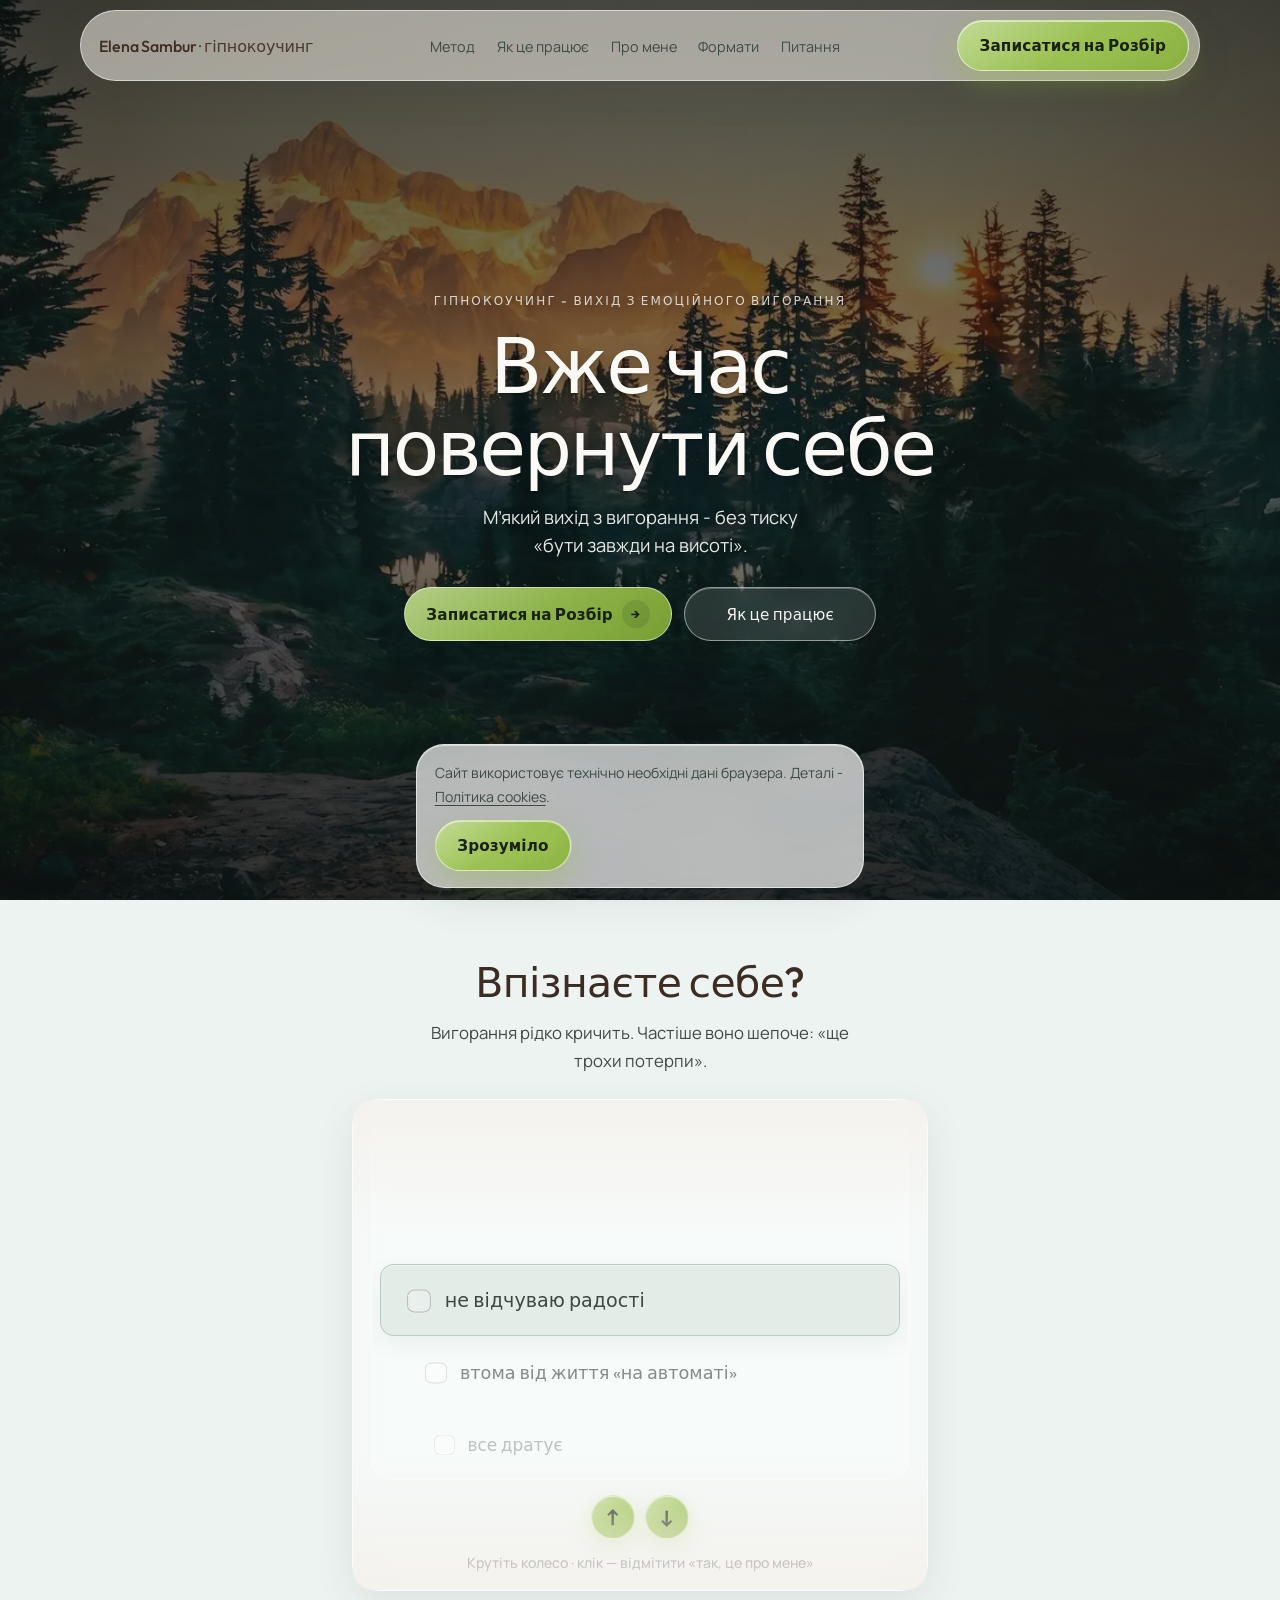
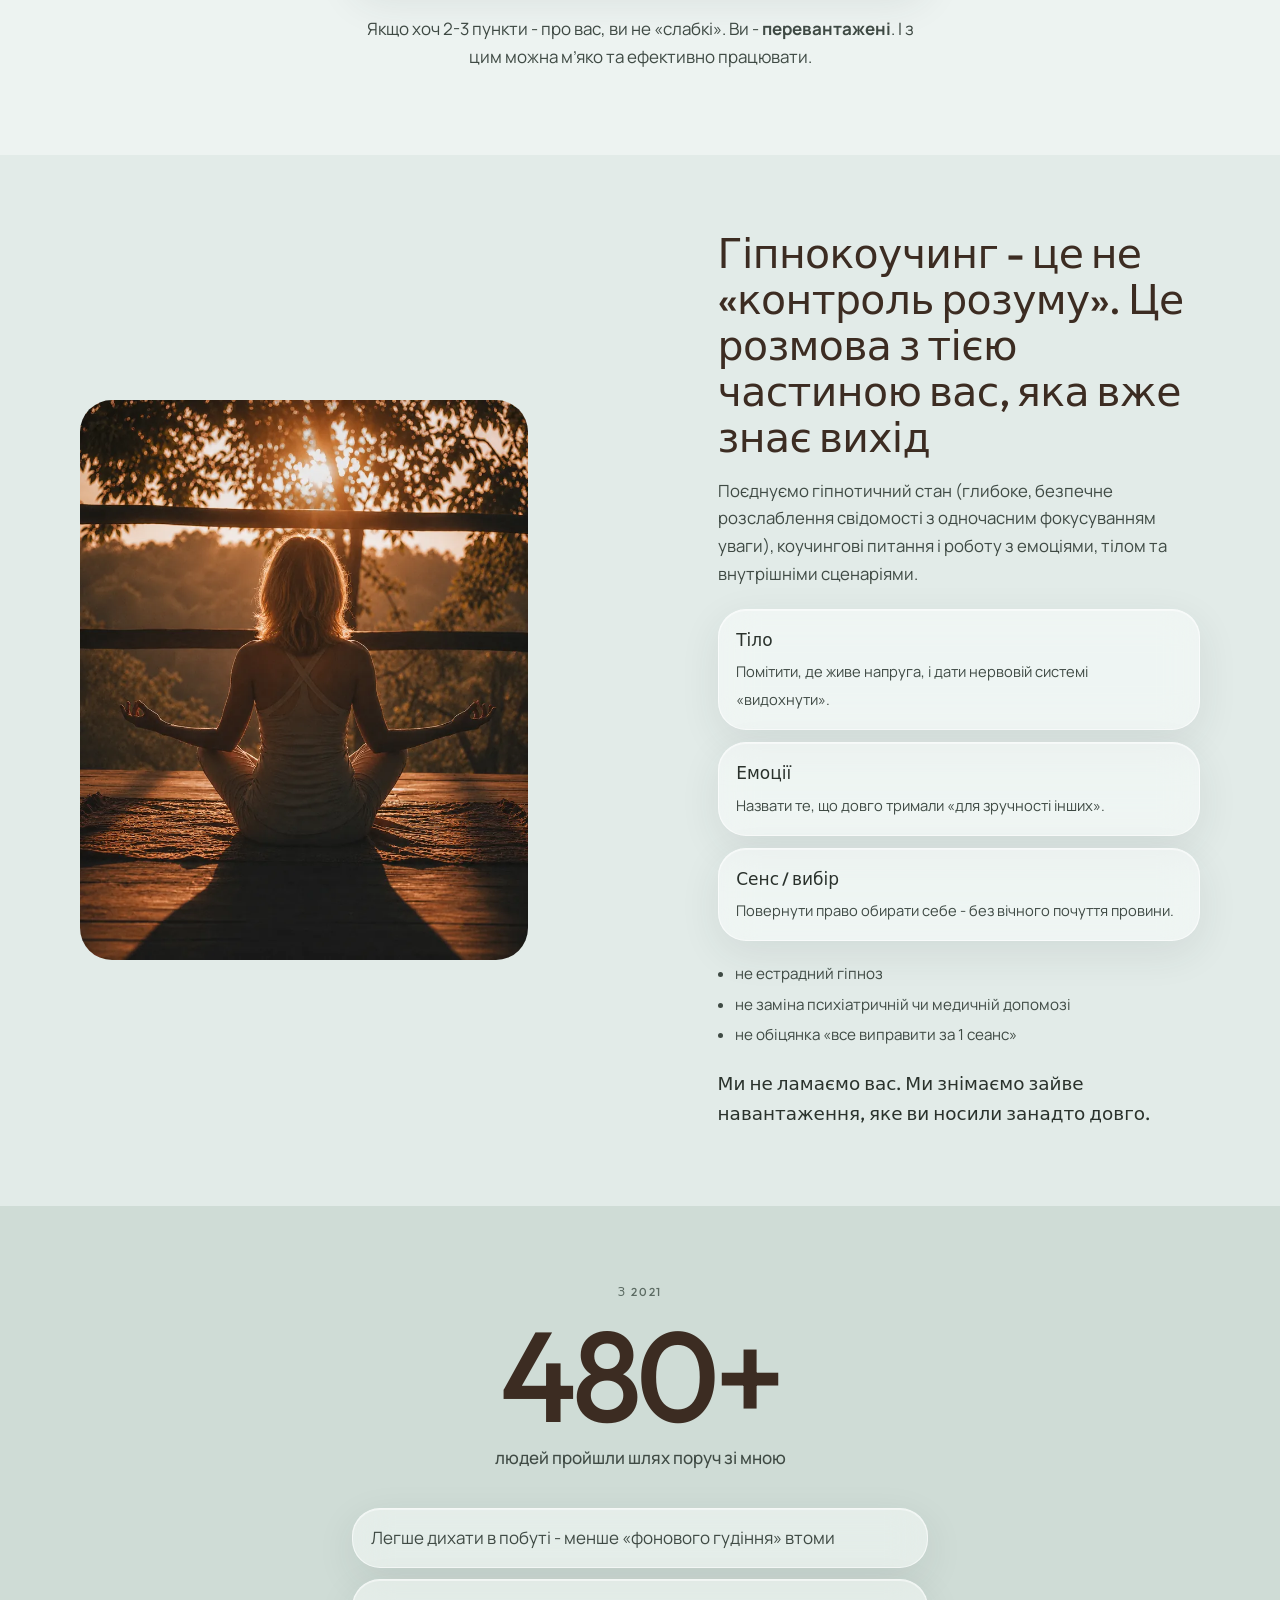
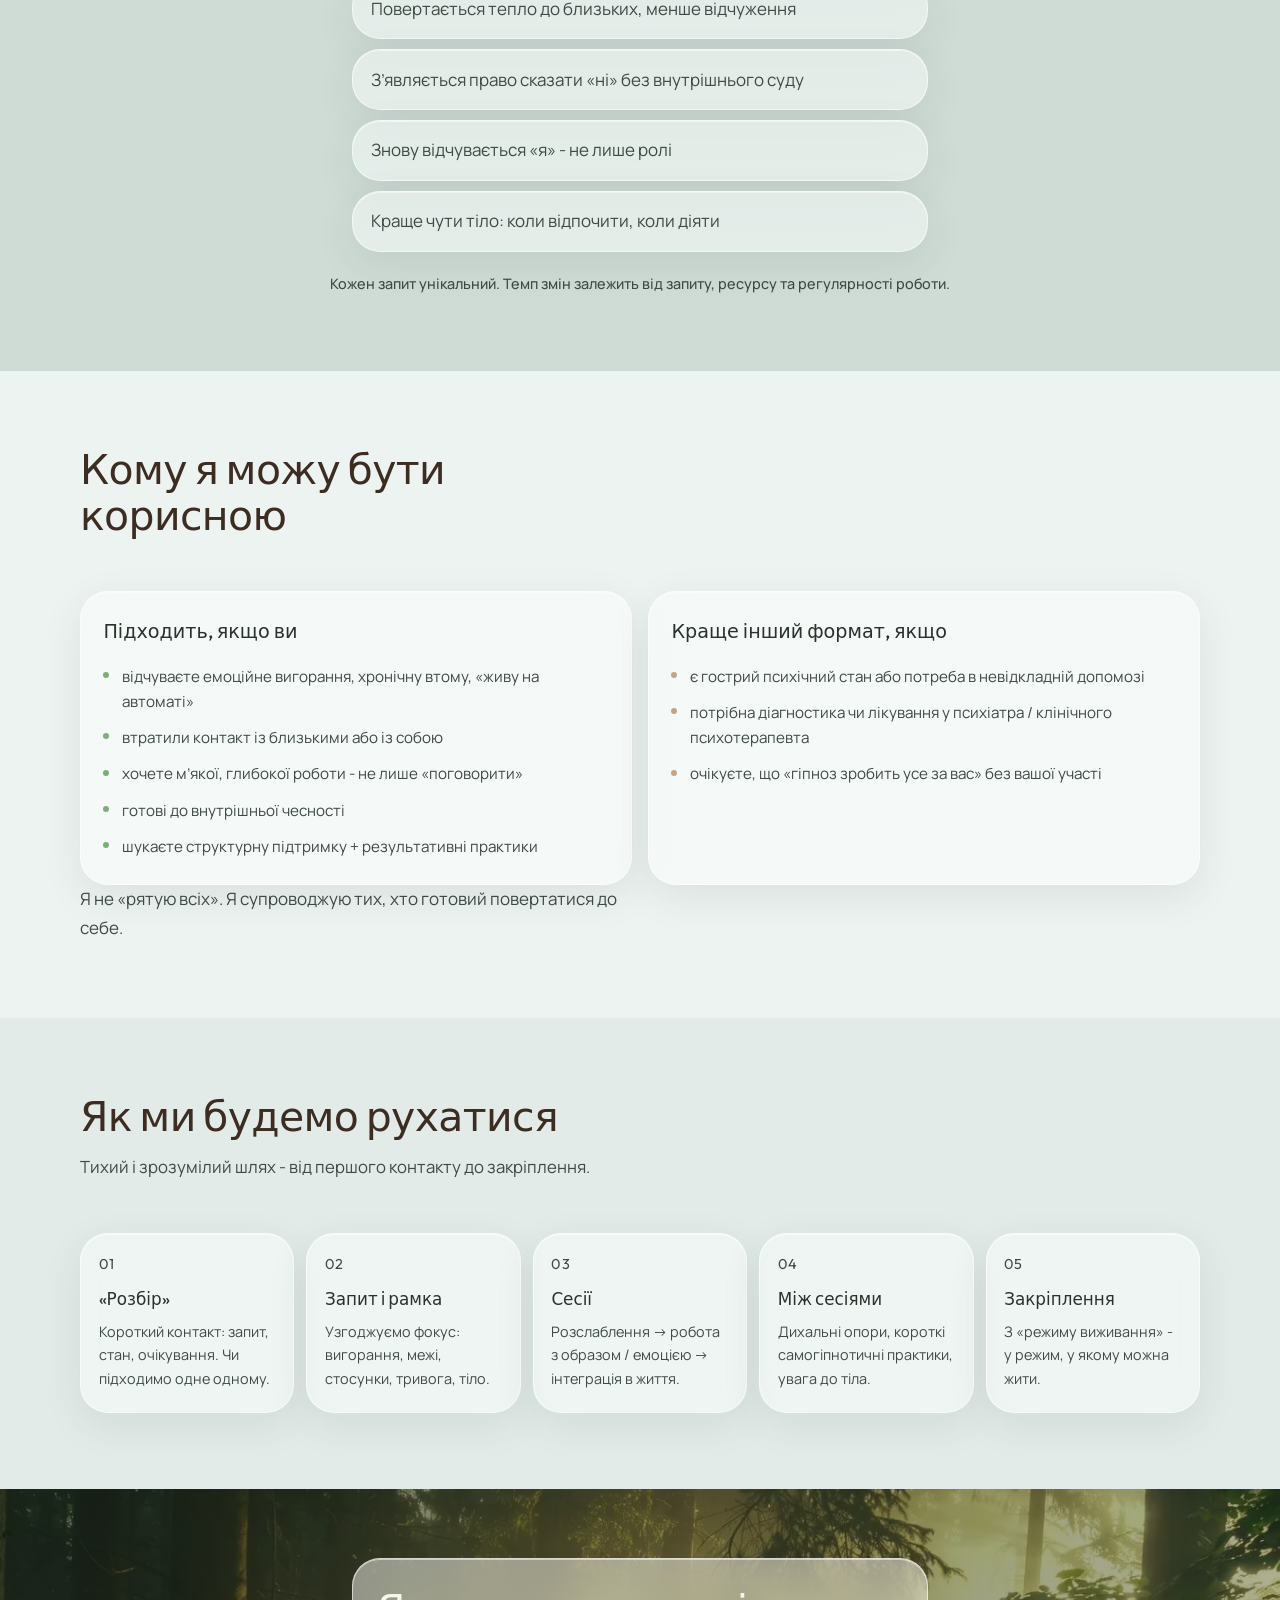
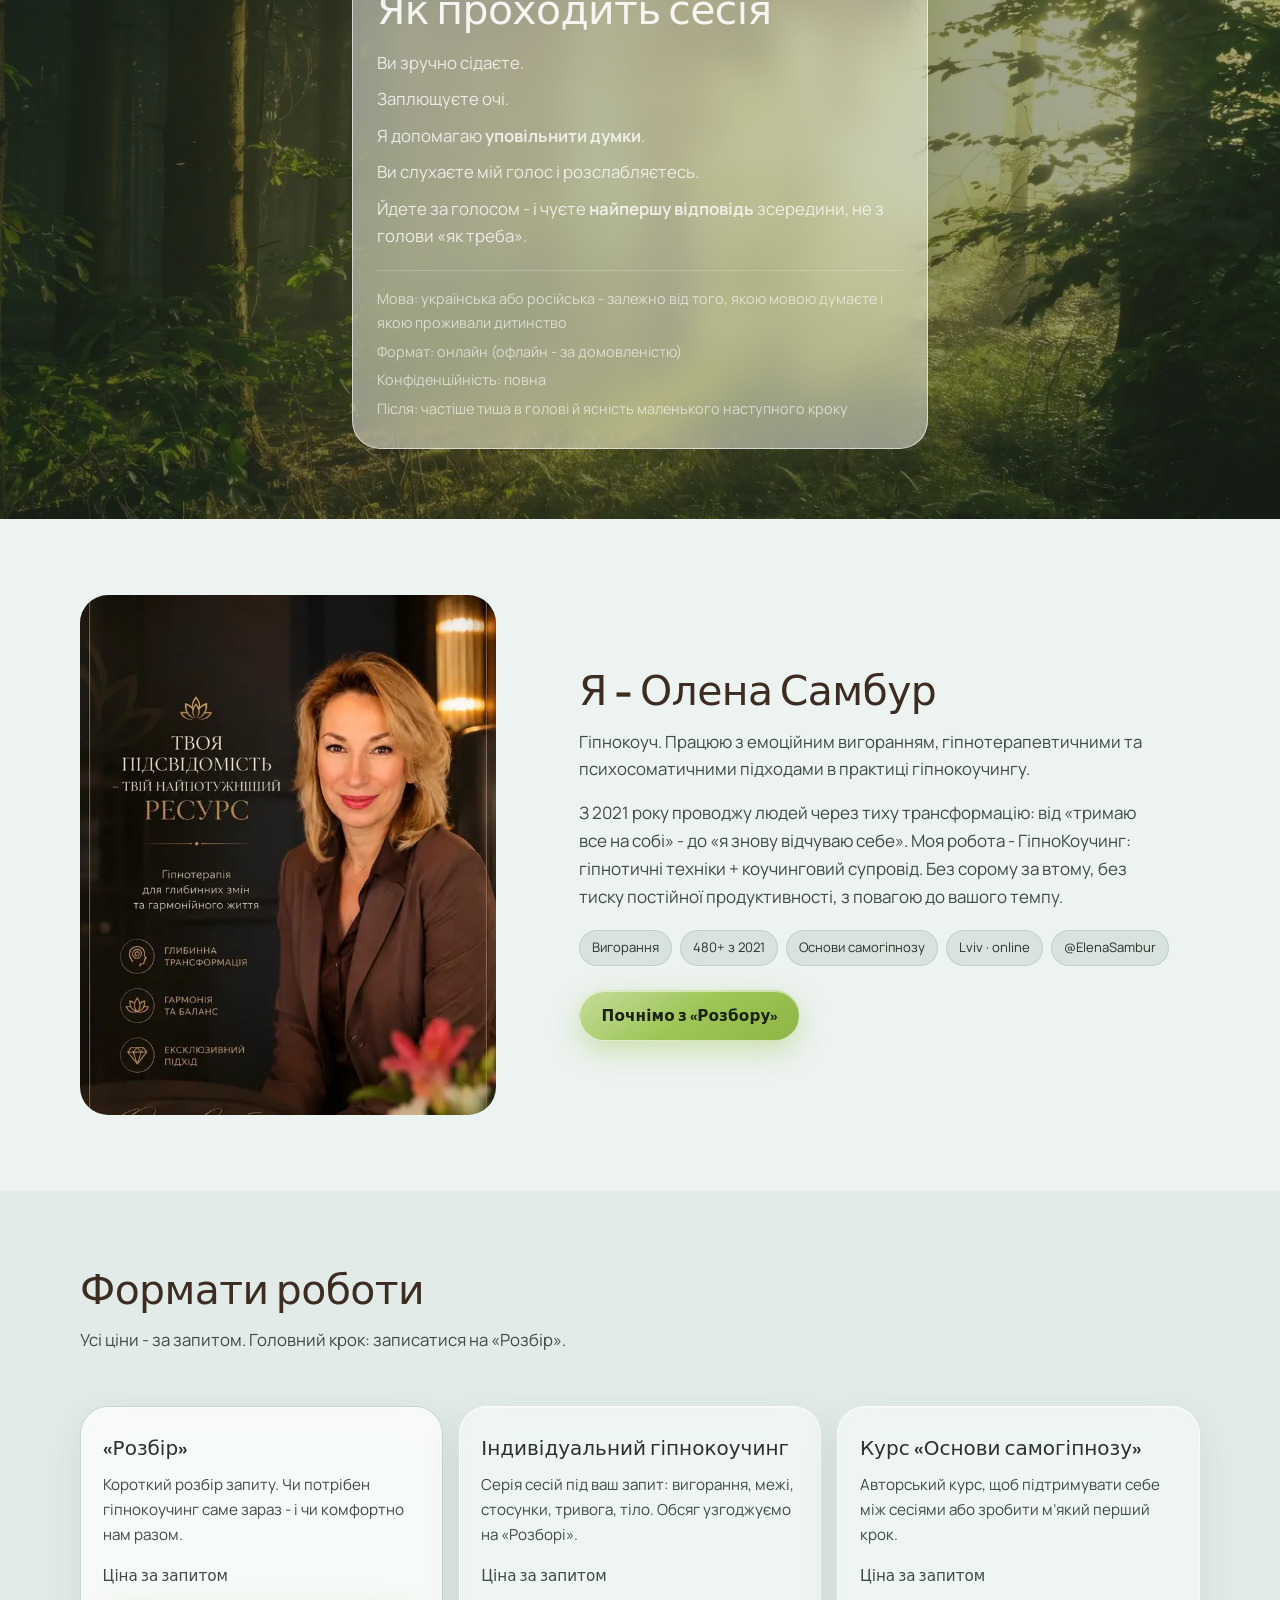
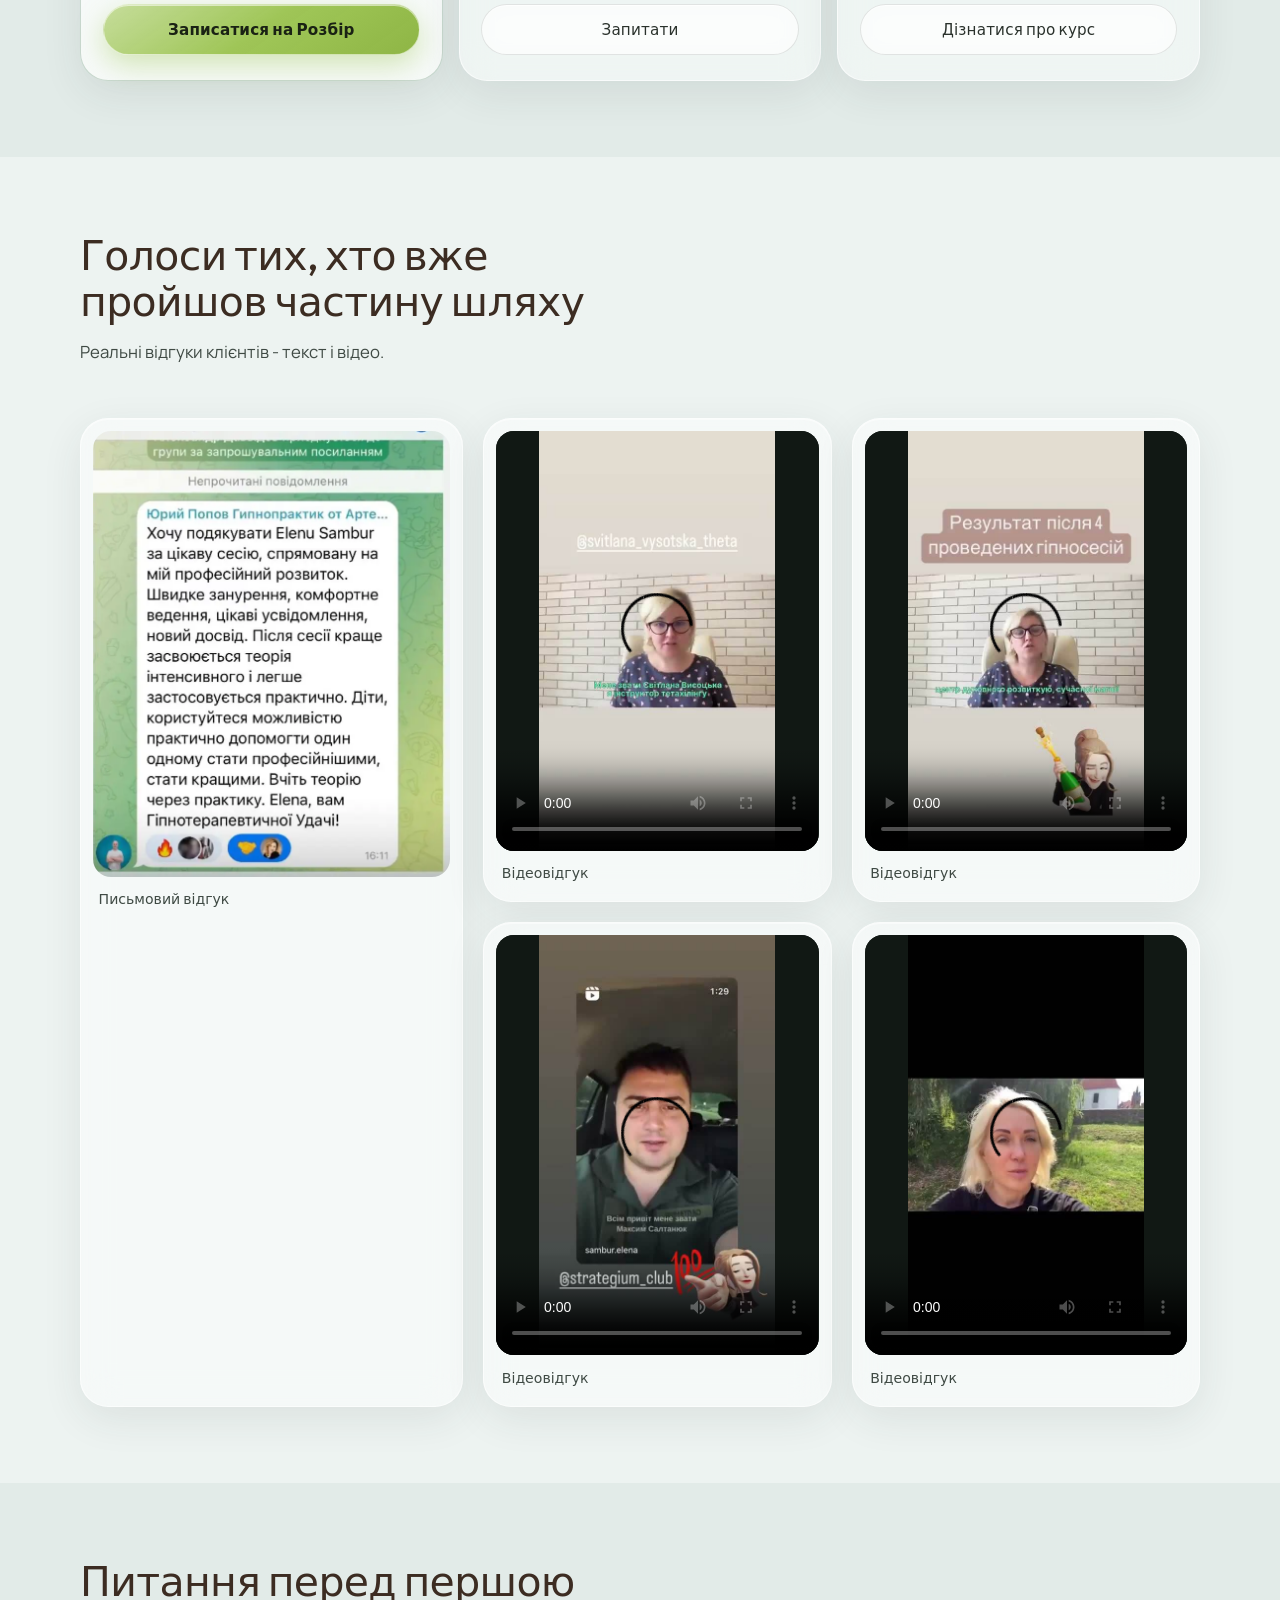
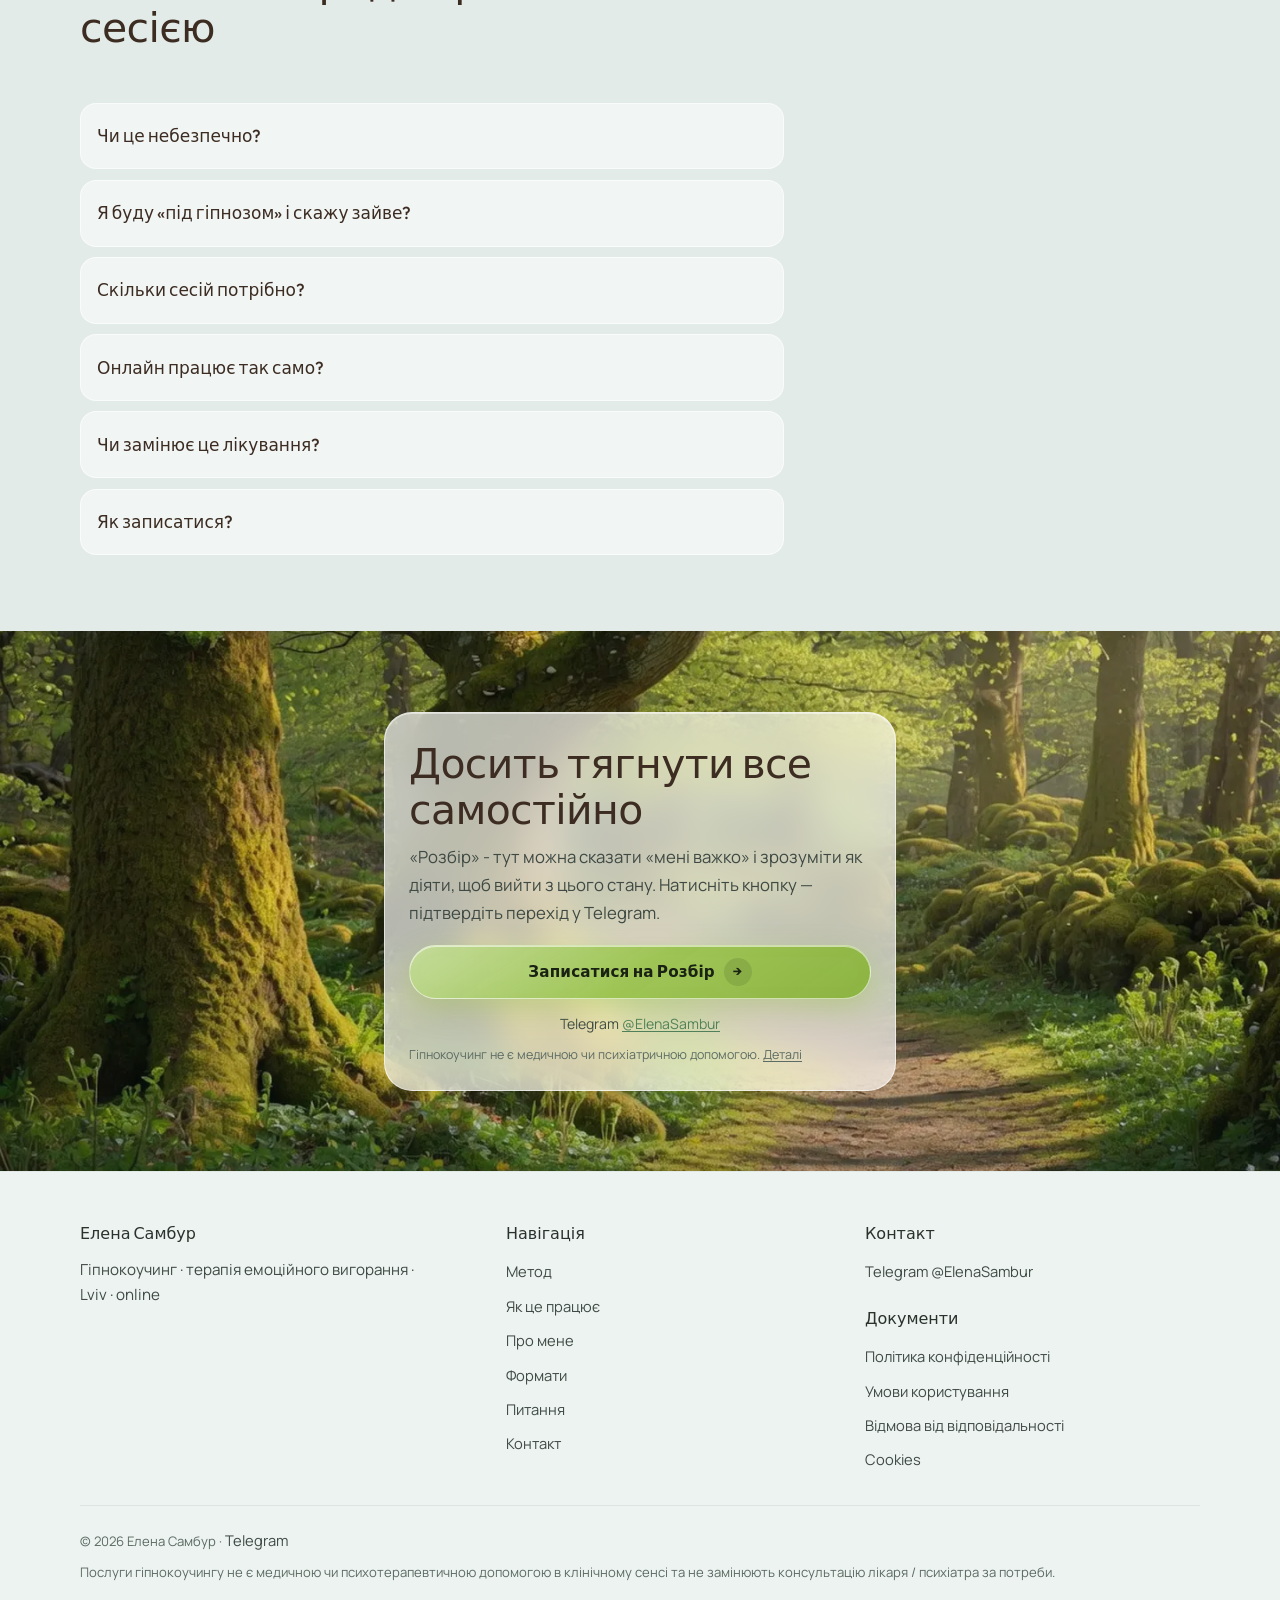
<file: index.html>
<!DOCTYPE html>
<html lang="uk">
  <head>
    <meta charset="utf-8" />
    <meta name="viewport" content="width=device-width, initial-scale=1, viewport-fit=cover" />
    <title>Елена Самбур — гіпнокоучинг і терапія емоційного вигорання</title>
    <meta
      name="description"
      content="Гіпнокоучинг і м’який вихід з емоційного вигорання. Понад 480 людей з 2021. Запис на «Розбір» онлайн."
    />
    <meta name="author" content="Елена Самбур" />
    <meta name="theme-color" content="#e2ebe8" />
    <link rel="canonical" href="https://esambur.com/" />

    <!-- Open Graph (прев’ю в Telegram / Facebook / Instagram) -->
    <meta property="og:type" content="website" />
    <meta property="og:locale" content="uk_UA" />
    <meta property="og:site_name" content="Елена Самбур · гіпнокоучинг" />
    <meta property="og:title" content="Вже час повернути себе · гіпнокоучинг Елени Самбур" />
    <meta
      property="og:description"
      content="М’який вихід з емоційного вигорання без тиску «бути завжди на висоті». Запис на «Розбір»."
    />
    <meta property="og:url" content="https://esambur.com/" />
    <!-- Краще замінити на окремий cover 1200×630 (assets/images/og-cover.jpg) -->
    <meta property="og:image" content="https://esambur.com/assets/images/hero1.jpg" />
    <meta property="og:image:width" content="1200" />
    <meta property="og:image:height" content="630" />
    <meta property="og:image:alt" content="Елена Самбур — гіпнокоучинг, вихід з емоційного вигорання" />

    <!-- Twitter / X card -->
    <meta name="twitter:card" content="summary_large_image" />
    <meta name="twitter:title" content="Вже час повернути себе · гіпнокоучинг Елени Самбур" />
    <meta
      name="twitter:description"
      content="М’який вихід з емоційного вигорання. Запис на «Розбір»."
    />
    <meta name="twitter:image" content="https://esambur.com/assets/images/hero1.jpg" />

    <link rel="icon" href="./assets/icons/favicon.ico" sizes="any" />
    <link rel="icon" type="image/png" href="./assets/icons/favicon-32.png" sizes="32x32" />
    <link rel="icon" type="image/png" href="./assets/icons/favicon-48.png" sizes="48x48" />
    <link rel="apple-touch-icon" href="./assets/icons/apple-touch-icon.png" sizes="180x180" />

    <link rel="preconnect" href="https://fonts.googleapis.com" />
    <link rel="preconnect" href="https://fonts.gstatic.com" crossorigin />
    <link
      href="https://fonts.googleapis.com/css2?family=Manrope:wght@400;500;600&family=Outfit:wght@400;500;600&display=swap"
      rel="stylesheet"
    />
    <link rel="stylesheet" href="./css/styles.css" />
    <link
      rel="preload"
      as="image"
      href="assets/images/hero1.webp"
      type="image/webp"
      fetchpriority="high"
    />

    <!-- GA4: вставити тег Google Analytics 4 тут (gtag.js) після отримання Measurement ID -->
    <!-- Meta Pixel: вставити тут після створення пікселя в Meta Events Manager -->
  </head>
  <body class="has-js">
    <a class="faint" href="#main" style="position: absolute; left: -999px">До змісту</a>

    <div class="nav-shell">
      <nav class="nav-island" aria-label="Головна навігація">
        <a class="logo" href="index.html">Elena Sambur <span>· гіпнокоучинг</span></a>
        <ul class="nav-links">
          <li><a href="#method">Метод</a></li>
          <li><a href="#path">Як це працює</a></li>
          <li><a href="#about">Про мене</a></li>
          <li><a href="#offers">Формати</a></li>
          <li><a href="#faq">Питання</a></li>
        </ul>
        <a
          class="btn btn--primary nav-cta"
          href="https://t.me/ElenaSambur?text=%D0%92%D1%96%D1%82%D0%B0%D1%8E%2C%20%D1%85%D0%BE%D1%87%D1%83%20%D0%B7%D0%B0%D0%BF%D0%B8%D1%81%D0%B0%D1%82%D0%B8%D1%81%D1%8C%20%D0%BD%D0%B0%20%D1%80%D0%BE%D0%B7%D0%B1%D1%96%D1%80"
          target="_blank"
          rel="noopener noreferrer"
          >Записатися на Розбір</a
        >
        <button class="nav-toggle" type="button" aria-label="Меню" aria-expanded="false">
          <span></span><span></span><span></span>
        </button>
      </nav>
    </div>

    <div class="nav-drawer">
      <ul>
        <li><a href="#method">Метод</a></li>
        <li><a href="#path">Як це працює</a></li>
        <li><a href="#about">Про мене</a></li>
        <li><a href="#offers">Формати</a></li>
        <li><a href="#faq">Питання</a></li>
        <li>
          <a
            href="https://t.me/ElenaSambur?text=%D0%92%D1%96%D1%82%D0%B0%D1%8E%2C%20%D1%85%D0%BE%D1%87%D1%83%20%D0%B7%D0%B0%D0%BF%D0%B8%D1%81%D0%B0%D1%82%D0%B8%D1%81%D1%8C%20%D0%BD%D0%B0%20%D1%80%D0%BE%D0%B7%D0%B1%D1%96%D1%80"
            target="_blank"
            rel="noopener noreferrer"
            >Записатися на Розбір</a
          >
        </li>
      </ul>
    </div>

    <main id="main">
      <!-- HERO: photo + type + CTA only -->
      <header class="hero">
        <!-- layers: photo → color scrim → content -->
        <div class="hero__media" aria-hidden="true">
          <picture>
            <source srcset="assets/images/hero1.webp" type="image/webp" />
            <img
              src="assets/images/hero1.jpg"
              alt=""
              width="1440"
              height="803"
              fetchpriority="high"
              decoding="async"
            />
          </picture>
        </div>
        <div class="hero__scrim" aria-hidden="true"></div>
        <div class="hero__content">
          <p class="eyebrow">Гіпнокоучинг - вихід з емоційного вигорання</p>
          <h1 class="display">Вже час повернути себе</h1>
          <p class="lede">
            М’який вихід з вигорання - без тиску<br />
            «бути завжди на висоті».
          </p>
          <div class="hero__actions">
            <a
              class="btn btn--on-dark"
              href="https://t.me/ElenaSambur?text=%D0%92%D1%96%D1%82%D0%B0%D1%8E%2C%20%D1%85%D0%BE%D1%87%D1%83%20%D0%B7%D0%B0%D0%BF%D0%B8%D1%81%D0%B0%D1%82%D0%B8%D1%81%D1%8C%20%D0%BD%D0%B0%20%D1%80%D0%BE%D0%B7%D0%B1%D1%96%D1%80"
              target="_blank"
              rel="noopener noreferrer"
            >
              Записатися на Розбір
              <span class="btn__icon" aria-hidden="true">→</span>
            </a>
            <a class="btn btn--ghost-light" href="#path">Як це працює</a>
          </div>
        </div>
      </header>

      <!-- PAIN — drum reel -->
      <section class="section section--pain" id="pain" aria-labelledby="pain-title">
        <div class="pain-stage wrap">
          <div class="section-head pain-stage__head reveal">
            <h2 class="display" id="pain-title">Впізнаєте себе?</h2>
            <p class="lede">Вигорання рідко кричить. Частіше воно шепоче: «ще трохи потерпи».</p>
          </div>

          <div
            class="pain-reel glass reveal"
            data-pain-check
            data-pain-reel
            tabindex="0"
            role="listbox"
            aria-label="Список станів. Крутіть колесо миші, клік — відмітити."
          >
            <div class="pain-reel__fade pain-reel__fade--top" aria-hidden="true"></div>
            <div class="pain-reel__fade pain-reel__fade--bottom" aria-hidden="true"></div>
            <div class="pain-reel__window">
              <div class="pain-reel__focus" aria-hidden="true"></div>
              <ul class="pain-reel__track" data-pain-track>
                <li class="pain-reel__item" data-pain-item>
                  <label class="pain-reel__label">
                    <input type="checkbox" name="pain" value="no-joy" />
                    <span class="pain-reel__box" aria-hidden="true"></span>
                    <span class="pain-reel__text">не відчуваю радості</span>
                  </label>
                </li>
                <li class="pain-reel__item" data-pain-item>
                  <label class="pain-reel__label">
                    <input type="checkbox" name="pain" value="autopilot" />
                    <span class="pain-reel__box" aria-hidden="true"></span>
                    <span class="pain-reel__text">втома від життя «на автоматі»</span>
                  </label>
                </li>
                <li class="pain-reel__item" data-pain-item>
                  <label class="pain-reel__label">
                    <input type="checkbox" name="pain" value="irritation" />
                    <span class="pain-reel__box" aria-hidden="true"></span>
                    <span class="pain-reel__text">все дратує</span>
                  </label>
                </li>
                <li class="pain-reel__item" data-pain-item>
                  <label class="pain-reel__label">
                    <input type="checkbox" name="pain" value="no-energy" />
                    <span class="pain-reel__box" aria-hidden="true"></span>
                    <span class="pain-reel__text">немає енергії</span>
                  </label>
                </li>
                <li class="pain-reel__item" data-pain-item>
                  <label class="pain-reel__label">
                    <input type="checkbox" name="pain" value="relations" />
                    <span class="pain-reel__box" aria-hidden="true"></span>
                    <span class="pain-reel__text">проблеми у відносинах</span>
                  </label>
                </li>
                <li class="pain-reel__item" data-pain-item>
                  <label class="pain-reel__label">
                    <input type="checkbox" name="pain" value="cant-relax" />
                    <span class="pain-reel__box" aria-hidden="true"></span>
                    <span class="pain-reel__text">не можу розслабитись</span>
                  </label>
                </li>
                <li class="pain-reel__item" data-pain-item>
                  <label class="pain-reel__label">
                    <input type="checkbox" name="pain" value="no-interest" />
                    <span class="pain-reel__box" aria-hidden="true"></span>
                    <span class="pain-reel__text">зникло бажання жити цікаво</span>
                  </label>
                </li>
                <li class="pain-reel__item" data-pain-item>
                  <label class="pain-reel__label">
                    <input type="checkbox" name="pain" value="lost-self" />
                    <span class="pain-reel__box" aria-hidden="true"></span>
                    <span class="pain-reel__text">відчуття втрати себе</span>
                  </label>
                </li>
                <li class="pain-reel__item" data-pain-item>
                  <label class="pain-reel__label">
                    <input type="checkbox" name="pain" value="body-tired" />
                    <span class="pain-reel__box" aria-hidden="true"></span>
                    <span class="pain-reel__text">тіло втомилося раніше за календар</span>
                  </label>
                </li>
                <li class="pain-reel__item" data-pain-item>
                  <label class="pain-reel__label">
                    <input type="checkbox" name="pain" value="alienation" />
                    <span class="pain-reel__box" aria-hidden="true"></span>
                    <span class="pain-reel__text">відчуження від близьких</span>
                  </label>
                </li>
                <li class="pain-reel__item" data-pain-item>
                  <label class="pain-reel__label">
                    <input type="checkbox" name="pain" value="hold-all" />
                    <span class="pain-reel__box" aria-hidden="true"></span>
                    <span class="pain-reel__text">все тримаю на собі</span>
                  </label>
                </li>
                <li class="pain-reel__item" data-pain-item>
                  <label class="pain-reel__label">
                    <input type="checkbox" name="pain" value="emotions" />
                    <span class="pain-reel__box" aria-hidden="true"></span>
                    <span class="pain-reel__text">емоції вибухають або зникають</span>
                  </label>
                </li>
                <li class="pain-reel__item" data-pain-item>
                  <label class="pain-reel__label">
                    <input type="checkbox" name="pain" value="just-rest" />
                    <span class="pain-reel__box" aria-hidden="true"></span>
                    <span class="pain-reel__text">вже пробували «просто відпочити»</span>
                  </label>
                </li>
                <li class="pain-reel__item" data-pain-item>
                  <label class="pain-reel__label">
                    <input type="checkbox" name="pain" value="guilt" />
                    <span class="pain-reel__box" aria-hidden="true"></span>
                    <span class="pain-reel__text">сором за втому, бо «іншим гірше»</span>
                  </label>
                </li>
              </ul>
            </div>
            <div class="pain-reel__controls" aria-hidden="true">
              <button type="button" class="pain-reel__nav" data-pain-prev>↑</button>
              <button type="button" class="pain-reel__nav" data-pain-next>↓</button>
            </div>
            <p class="pain-reel__hint">Крутіть колесо · клік — відмітити «так, це про мене»</p>
          </div>

          <div class="pain-feedback reveal" data-pain-feedback>
            <p class="bridge pain-feedback__soft" data-pain-soft>
              Якщо хоч 2-3 пункти - про вас, ви не «слабкі». Ви - <strong>перевантажені</strong>. І з
              цим можна м’яко та ефективно працювати.
            </p>
            <div class="pain-feedback__cta" data-pain-cta hidden>
              <p class="pain-feedback__msg">
                Ви відмітили кілька важливих сигналів. Це вже привід не тягнути все самостійно.
              </p>
              <a
                class="btn btn--primary"
                href="https://t.me/ElenaSambur?text=%D0%92%D1%96%D1%82%D0%B0%D1%8E%2C%20%D1%85%D0%BE%D1%87%D1%83%20%D0%B7%D0%B0%D0%BF%D0%B8%D1%81%D0%B0%D1%82%D0%B8%D1%81%D1%8C%20%D0%BD%D0%B0%20%D1%80%D0%BE%D0%B7%D0%B1%D1%96%D1%80"
                target="_blank"
                rel="noopener noreferrer"
                >Записатися на Розбір</a
              >
            </div>
          </div>
        </div>
      </section>

      <!-- METHOD -->
      <section class="section" id="method" aria-labelledby="method-title">
        <div class="wrap split">
          <div class="split__media reveal">
            <picture>
              <source srcset="assets/images/method-morning.webp" type="image/webp" />
              <img
                src="assets/images/method-morning.jpg"
                alt="Йогиня в медитації на світанку — спокій і присутність у тілі"
                width="800"
                height="1000"
                loading="lazy"
                decoding="async"
              />
            </picture>
          </div>
          <div class="reveal">
            <h2 class="display" id="method-title">
              Гіпнокоучинг - це не «контроль розуму». Це розмова з тією частиною вас, яка вже знає
              вихід
            </h2>
            <p class="lede" style="margin-top: 1rem">
              Поєднуємо гіпнотичний стан (глибоке, безпечне розслаблення свідомості з одночасним
              фокусуванням уваги), коучингові питання і роботу з емоціями, тілом та внутрішніми
              сценаріями.
            </p>
            <div class="pillars">
              <div class="pillar glass">
                <strong>Тіло</strong>
                <span>Помітити, де живе напруга, і дати нервовій системі «видохнути».</span>
              </div>
              <div class="pillar glass">
                <strong>Емоції</strong>
                <span>Назвати те, що довго тримали «для зручності інших».</span>
              </div>
              <div class="pillar glass">
                <strong>Сенс / вибір</strong>
                <span>Повернути право обирати себе - без вічного почуття провини.</span>
              </div>
            </div>
            <ul class="not-list">
              <li>не естрадний гіпноз</li>
              <li>не заміна психіатричній чи медичній допомозі</li>
              <li>не обіцянка «все виправити за 1 сеанс»</li>
            </ul>
            <p class="anchor-phrase">
              Ми не ламаємо вас. Ми знімаємо зайве навантаження, яке ви носили занадто довго.
            </p>
          </div>
        </div>
      </section>

      <!-- RESULTS -->
      <section class="section section--deep results" id="results" aria-labelledby="results-title">
        <div class="wrap">
          <p class="eyebrow reveal" style="text-align: center">З 2021</p>
          <p class="stat reveal" id="results-title">480+</p>
          <p class="stat-label reveal">людей пройшли шлях поруч зі мною</p>
          <ul class="results-list">
            <li class="glass reveal">Легше дихати в побуті - менше «фонового гудіння» втоми</li>
            <li class="glass reveal">Повертається тепло до близьких, менше відчуження</li>
            <li class="glass reveal">З’являється право сказати «ні» без внутрішнього суду</li>
            <li class="glass reveal">Знову відчувається «я» - не лише ролі</li>
            <li class="glass reveal">Краще чути тіло: коли відпочити, коли діяти</li>
          </ul>
          <p class="faint reveal" style="margin-top: 1.25rem; text-align: center">
            Кожен запит унікальний. Темп змін залежить від запиту, ресурсу та регулярності роботи.
          </p>
        </div>
      </section>

      <!-- FOR WHOM -->
      <section class="section section--elevated" id="for-whom" aria-labelledby="for-title">
        <div class="wrap">
          <div class="section-head reveal">
            <h2 class="display" id="for-title">Кому я можу бути корисною</h2>
          </div>
          <div class="two-col">
            <div class="list-card glass reveal">
              <h3>Підходить, якщо ви</h3>
              <ul>
                <li>відчуваєте емоційне вигорання, хронічну втому, «живу на автоматі»</li>
                <li>втратили контакт із близькими або із собою</li>
                <li>хочете м’якої, глибокої роботи - не лише «поговорити»</li>
                <li>готові до внутрішньої чесності</li>
                <li>шукаєте структурну підтримку + результативні практики</li>
              </ul>
            </div>
            <div class="list-card list-card--soft glass reveal">
              <h3>Краще інший формат, якщо</h3>
              <ul>
                <li>є гострий психічний стан або потреба в невідкладній допомозі</li>
                <li>потрібна діагностика чи лікування у психіатра / клінічного психотерапевта</li>
                <li>очікуєте, що «гіпноз зробить усе за вас» без вашої участі</li>
              </ul>
            </div>
          </div>
          <p class="bridge reveal">
            Я не «рятую всіх». Я супроводжую тих, хто готовий повертатися до себе.
          </p>
        </div>
      </section>

      <!-- PATH -->
      <section class="section" id="path" aria-labelledby="path-title">
        <div class="wrap">
          <div class="section-head reveal">
            <h2 class="display" id="path-title">Як ми будемо рухатися</h2>
            <p class="lede">Тихий і зрозумілий шлях - від першого контакту до закріплення.</p>
          </div>
          <div class="steps">
            <article class="step glass reveal">
              <p class="step__n">01</p>
              <h3>«Розбір»</h3>
              <p>Короткий контакт: запит, стан, очікування. Чи підходимо одне одному.</p>
            </article>
            <article class="step glass reveal">
              <p class="step__n">02</p>
              <h3>Запит і рамка</h3>
              <p>Узгоджуємо фокус: вигорання, межі, стосунки, тривога, тіло.</p>
            </article>
            <article class="step glass reveal">
              <p class="step__n">03</p>
              <h3>Сесії</h3>
              <p>Розслаблення → робота з образом / емоцією → інтеграція в життя.</p>
            </article>
            <article class="step glass reveal">
              <p class="step__n">04</p>
              <h3>Між сесіями</h3>
              <p>Дихальні опори, короткі самогіпнотичні практики, увага до тіла.</p>
            </article>
            <article class="step glass reveal">
              <p class="step__n">05</p>
              <h3>Закріплення</h3>
              <p>З «режиму виживання» - у режим, у якому можна жити.</p>
            </article>
          </div>
        </div>
      </section>

      <!-- SESSION -->
      <section class="session" id="session" aria-labelledby="session-title">
        <!-- layers: photo 2 → color scrim → glass panel -->
        <div class="session__media" aria-hidden="true">
          <picture>
            <source srcset="assets/images/session-forest.webp" type="image/webp" />
            <img
              src="assets/images/session-forest.jpg"
              alt=""
              width="1350"
              height="900"
              loading="lazy"
              decoding="async"
            />
            <!-- alt порожній навмисно: декоративний фон (aria-hidden на батьку) -->
          </picture>
        </div>
        <div class="session__scrim" aria-hidden="true"></div>
        <div class="session__panel glass reveal">
          <h2 class="display" id="session-title">Як проходить сесія</h2>
          <div class="session__story">
            <p>Ви зручно сідаєте.</p>
            <p>Заплющуєте очі.</p>
            <p>Я допомагаю <strong>уповільнити думки</strong>.</p>
            <p>Ви слухаєте мій голос і розслабляєтесь.</p>
            <p>
              Йдете за голосом - і чуєте <strong>найпершу відповідь</strong> зсередини, не з голови
              «як треба».
            </p>
          </div>
          <div class="session__meta">
            <span
              >Мова: українська або російська - залежно від того, якою мовою думаєте і якою
              проживали дитинство</span
            >
            <span>Формат: онлайн (офлайн - за домовленістю)</span>
            <span>Конфіденційність: повна</span>
            <span>Після: частіше тиша в голові й ясність маленького наступного кроку</span>
          </div>
        </div>
      </section>

      <!-- ABOUT -->
      <section class="section section--elevated" id="about" aria-labelledby="about-title">
        <div class="wrap about-grid">
          <div class="about-photo reveal">
            <picture>
              <source srcset="assets/images/elena-sambur-portrait.webp" type="image/webp" />
              <img
                src="assets/images/elena-sambur-portrait.jpg"
                alt="Олена Самбур, гіпнокоуч"
                width="640"
                height="800"
                loading="lazy"
                decoding="async"
              />
            </picture>
          </div>
          <div class="reveal">
            <h2 class="display" id="about-title">Я - Олена Самбур</h2>
            <p class="lede" style="margin-top: 0.85rem">
              Гіпнокоуч. Працюю з емоційним вигоранням, гіпнотерапевтичними та психосоматичними
              підходами в практиці гіпнокоучингу.
            </p>
            <p class="muted" style="margin-top: 1rem; max-width: 36rem">
              З 2021 року проводжу людей через тиху трансформацію: від «тримаю все на собі» - до «я
              знову відчуваю себе». Моя робота - ГіпноКоучинг: гіпнотичні техніки + коучинговий
              супровід. Без сорому за втому, без тиску постійної продуктивності, з повагою до
              вашого темпу.
            </p>
            <div class="about-facts">
              <span class="chip">Вигорання</span>
              <span class="chip">480+ з 2021</span>
              <span class="chip">Основи самогіпнозу</span>
              <span class="chip">Lviv · online</span>
              <a class="chip" href="https://t.me/ElenaSambur" target="_blank" rel="noopener noreferrer"
                >@ElenaSambur</a
              >
            </div>
            <a
              class="btn btn--primary"
              href="https://t.me/ElenaSambur?text=%D0%92%D1%96%D1%82%D0%B0%D1%8E%2C%20%D1%85%D0%BE%D1%87%D1%83%20%D0%B7%D0%B0%D0%BF%D0%B8%D1%81%D0%B0%D1%82%D0%B8%D1%81%D1%8C%20%D0%BD%D0%B0%20%D1%80%D0%BE%D0%B7%D0%B1%D1%96%D1%80"
              target="_blank"
              rel="noopener noreferrer"
              >Почнімо з «Розбору»</a
            >
          </div>
        </div>
      </section>

      <!-- OFFERS -->
      <section class="section" id="offers" aria-labelledby="offers-title">
        <div class="wrap">
          <div class="section-head reveal">
            <h2 class="display" id="offers-title">Формати роботи</h2>
            <p class="lede">Усі ціни - за запитом. Головний крок: записатися на «Розбір».</p>
          </div>
          <div class="offers">
            <article class="offer offer--featured glass reveal">
              <h3>«Розбір»</h3>
              <p>
                Короткий розбір запиту. Чи потрібен гіпнокоучинг саме зараз - і чи комфортно нам
                разом.
              </p>
              <p class="offer__price">Ціна за запитом</p>
              <a
                class="btn btn--primary"
                href="https://t.me/ElenaSambur?text=%D0%92%D1%96%D1%82%D0%B0%D1%8E%2C%20%D1%85%D0%BE%D1%87%D1%83%20%D0%B7%D0%B0%D0%BF%D0%B8%D1%81%D0%B0%D1%82%D0%B8%D1%81%D1%8C%20%D0%BD%D0%B0%20%D1%80%D0%BE%D0%B7%D0%B1%D1%96%D1%80"
                target="_blank"
                rel="noopener noreferrer"
                >Записатися на Розбір</a
              >
            </article>
            <article class="offer glass reveal">
              <h3>Індивідуальний гіпнокоучинг</h3>
              <p>
                Серія сесій під ваш запит: вигорання, межі, стосунки, тривога, тіло. Обсяг
                узгоджуємо на «Розборі».
              </p>
              <p class="offer__price">Ціна за запитом</p>
              <a
                class="btn btn--ghost"
                href="https://t.me/ElenaSambur?text=%D0%92%D1%96%D1%82%D0%B0%D1%8E%2C%20%D1%85%D0%BE%D1%87%D1%83%20%D0%B7%D0%B0%D0%BF%D0%B8%D1%81%D0%B0%D1%82%D0%B8%D1%81%D1%8C%20%D0%BD%D0%B0%20%D1%80%D0%BE%D0%B7%D0%B1%D1%96%D1%80"
                target="_blank"
                rel="noopener noreferrer"
                >Запитати</a
              >
            </article>
            <article class="offer glass reveal">
              <h3>Курс «Основи самогіпнозу»</h3>
              <p>
                Авторський курс, щоб підтримувати себе між сесіями або зробити м’який перший крок.
              </p>
              <p class="offer__price">Ціна за запитом</p>
              <a
                class="btn btn--ghost"
                href="https://t.me/ElenaSambur?text=%D0%92%D1%96%D1%82%D0%B0%D1%8E%2C%20%D1%85%D0%BE%D1%87%D1%83%20%D0%B7%D0%B0%D0%BF%D0%B8%D1%81%D0%B0%D1%82%D0%B8%D1%81%D1%8C%20%D0%BD%D0%B0%20%D1%80%D0%BE%D0%B7%D0%B1%D1%96%D1%80"
                target="_blank"
                rel="noopener noreferrer"
                >Дізнатися про курс</a
              >
            </article>
          </div>
        </div>
      </section>

      <!-- TESTIMONIALS -->
      <section class="section section--elevated" id="voices" aria-labelledby="voices-title">
        <div class="wrap">
          <div class="section-head reveal">
            <h2 class="display" id="voices-title">Голоси тих, хто вже пройшов частину шляху</h2>
            <p class="lede">Реальні відгуки клієнтів - текст і відео.</p>
          </div>

          <div class="reviews-grid">
            <figure class="review-card review-card--shot glass reveal">
              <picture>
                <source srcset="assets/reviews/review-screenshot-01.webp" type="image/webp" />
                <img
                  src="assets/reviews/review-screenshot-01.jpg"
                  alt="Текстовий відгук клієнта"
                  width="720"
                  height="899"
                  loading="lazy"
                  decoding="async"
                />
              </picture>
              <figcaption>Письмовий відгук</figcaption>
            </figure>

            <article class="review-card review-card--video glass reveal">
              <div class="review-video">
                <video
                  controls
                  playsinline
                  webkit-playsinline
                  preload="none"
                  controlslist="nodownload"
                  poster="./assets/reviews/review-video-01-poster.jpg"
                  width="480"
                  height="854"
                  data-src="./assets/reviews/review-video-01.mp4"
                >
                  Ваш браузер не підтримує відео.
                </video>
              </div>
              <p class="review-card__label">Відеовідгук</p>
            </article>

            <article class="review-card review-card--video glass reveal">
              <div class="review-video">
                <video
                  controls
                  playsinline
                  webkit-playsinline
                  preload="none"
                  controlslist="nodownload"
                  poster="./assets/reviews/review-video-02-poster.jpg"
                  width="480"
                  height="854"
                  data-src="./assets/reviews/review-video-02.mp4"
                >
                  Ваш браузер не підтримує відео.
                </video>
              </div>
              <p class="review-card__label">Відеовідгук</p>
            </article>

            <article class="review-card review-card--video glass reveal">
              <div class="review-video">
                <video
                  controls
                  playsinline
                  webkit-playsinline
                  preload="none"
                  controlslist="nodownload"
                  poster="./assets/reviews/review-video-03-poster.jpg"
                  width="480"
                  height="854"
                  data-src="./assets/reviews/review-video-03.mp4"
                >
                  Ваш браузер не підтримує відео.
                </video>
              </div>
              <p class="review-card__label">Відеовідгук</p>
            </article>

            <article class="review-card review-card--video glass reveal">
              <div class="review-video">
                <video
                  controls
                  playsinline
                  webkit-playsinline
                  preload="none"
                  controlslist="nodownload"
                  poster="./assets/reviews/review-video-04-poster.jpg"
                  width="480"
                  height="854"
                  data-src="./assets/reviews/review-video-04.mp4"
                >
                  Ваш браузер не підтримує відео.
                </video>
              </div>
              <p class="review-card__label">Відеовідгук</p>
            </article>
          </div>
        </div>
      </section>

      <!-- FAQ -->
      <section class="section" id="faq" aria-labelledby="faq-title">
        <div class="wrap">
          <div class="section-head reveal">
            <h2 class="display" id="faq-title">Питання перед першою сесією</h2>
          </div>
          <div class="faq reveal">
            <details>
              <summary>Чи це небезпечно?</summary>
              <p>
                Ні. У гіпнокоучингу ви залишаєтесь у контакті з собою. Це кероване глибоке
                розслаблення уваги, не втрата контролю.
              </p>
            </details>
            <details>
              <summary>Я буду «під гіпнозом» і скажу зайве?</summary>
              <p>
                Ви не стаєте маріонеткою. Можете говорити, мовчати, відкрити очі. Межі поваги -
                основа роботи.
              </p>
            </details>
            <details>
              <summary>Скільки сесій потрібно?</summary>
              <p>
                Залежить від запиту. Як правило, обираємо <strong>4+1</strong> підсумкова або
                <strong>8+1</strong> підсумкова. За необхідності - до <strong>12</strong> сесій. На
                «Розборі» окреслимо реалістичний горизонт саме для вас.
              </p>
            </details>
            <details>
              <summary>Онлайн працює так само?</summary>
              <p>
                Так. Тиша, навушники, безпечний простір вдома - звичний і ефективний формат.
              </p>
            </details>
            <details>
              <summary>Чи замінює це лікування?</summary>
              <p>
                Ні. Гіпнокоучинг не є медициною чи психіатрією. За потреби рекомендую звернутися до
                відповідного спеціаліста. Див.
                <a href="disclaimer.html">Відмову від відповідальності</a>.
              </p>
            </details>
            <details>
              <summary>Як записатися?</summary>
              <p>
                Натисніть «Записатися на Розбір» — підтвердіть перехід у Telegram
                <a href="https://t.me/ElenaSambur" target="_blank" rel="noopener noreferrer"
                  >@ElenaSambur</a
                >. Відкриється чат із готовим текстом «Вітаю, хочу записатись на розбір». Я
                відповім і узгоджу наступний крок.
              </p>
            </details>
          </div>
        </div>
      </section>

      <!-- FINAL CTA — direct messengers (no site form / no PHP bot) -->
      <section class="final" id="zapis" aria-labelledby="zapis-title">
        <div class="final__media" aria-hidden="true">
          <picture>
            <source srcset="assets/images/final-path.webp" type="image/webp" />
            <img
              src="assets/images/final-path.jpg"
              alt=""
              width="1440"
              height="900"
              loading="lazy"
              decoding="async"
            />
          </picture>
        </div>
        <div class="final__scrim" aria-hidden="true"></div>
        <div class="final__panel glass glass--strong reveal">
          <h2 class="display" id="zapis-title">Досить тягнути все самостійно</h2>
          <p class="lede">
            «Розбір» - тут можна сказати «мені важко» і зрозуміти як діяти, щоб вийти з цього стану.
            Натисніть кнопку — підтвердіть перехід у Telegram.
          </p>
          <div class="contact-cta">
            <a
              class="btn btn--primary"
              href="https://t.me/ElenaSambur?text=%D0%92%D1%96%D1%82%D0%B0%D1%8E%2C%20%D1%85%D0%BE%D1%87%D1%83%20%D0%B7%D0%B0%D0%BF%D0%B8%D1%81%D0%B0%D1%82%D0%B8%D1%81%D1%8C%20%D0%BD%D0%B0%20%D1%80%D0%BE%D0%B7%D0%B1%D1%96%D1%80"
              target="_blank"
              rel="noopener noreferrer"
            >
              Записатися на Розбір
              <span class="btn__icon" aria-hidden="true">→</span>
            </a>
            <p class="contact-cta__meta">
              Telegram
              <a href="https://t.me/ElenaSambur" target="_blank" rel="noopener noreferrer"
                >@ElenaSambur</a
              >
            </p>
          </div>
          <p class="micro-disclaimer">
            Гіпнокоучинг не є медичною чи психіатричною допомогою.
            <a href="disclaimer.html">Деталі</a>
          </p>
        </div>
      </section>
    </main>

    <footer class="footer">
      <div class="wrap footer__grid">
        <div>
          <h3>Елена Самбур</h3>
          <p class="muted" style="font-size: 0.95rem; max-width: 22rem">
            Гіпнокоучинг · терапія емоційного вигорання · Lviv · online
          </p>
        </div>
        <div>
          <h3>Навігація</h3>
          <ul>
            <li><a href="#method">Метод</a></li>
            <li><a href="#path">Як це працює</a></li>
            <li><a href="#about">Про мене</a></li>
            <li><a href="#offers">Формати</a></li>
            <li><a href="#faq">Питання</a></li>
            <li><a href="#zapis">Контакт</a></li>
          </ul>
        </div>
        <div>
          <h3>Контакт</h3>
          <ul>
            <li>
              <a href="https://t.me/ElenaSambur" target="_blank" rel="noopener noreferrer"
                >Telegram @ElenaSambur</a
              >
            </li>
          </ul>
          <h3 style="margin-top: 1.25rem">Документи</h3>
          <ul>
            <li><a href="privacy.html">Політика конфіденційності</a></li>
            <li><a href="terms.html">Умови користування</a></li>
            <li><a href="disclaimer.html">Відмова від відповідальності</a></li>
            <li><a href="cookies.html">Cookies</a></li>
          </ul>
        </div>
      </div>
      <div class="wrap footer__legal">
        <p>
          © <span id="y"></span> Елена Самбур ·
          <a href="https://t.me/ElenaSambur" rel="noopener noreferrer" target="_blank">Telegram</a>
        </p>
        <p>
          Послуги гіпнокоучингу не є медичною чи психотерапевтичною допомогою в клінічному сенсі та
          не замінюють консультацію лікаря / психіатра за потреби.
        </p>
      </div>
    </footer>

    <div class="cookie-banner glass glass--strong" role="dialog" aria-label="Cookies">
      <p>
        Сайт використовує технічно необхідні дані браузера. Деталі -
        <a href="cookies.html">Політика cookies</a>.
      </p>
      <div class="cookie-banner__actions">
        <button class="btn btn--primary" type="button" data-cookie-ok>Зрозуміло</button>
      </div>
    </div>

    <!-- Confirm before leaving for Telegram -->
    <div
      class="tg-modal"
      id="tg-modal"
      hidden
      role="dialog"
      aria-modal="true"
      aria-labelledby="tg-modal-title"
      aria-describedby="tg-modal-desc"
    >
      <div class="tg-modal__backdrop" data-tg-close tabindex="-1"></div>
      <div class="tg-modal__panel glass glass--strong">
        <h2 class="tg-modal__title" id="tg-modal-title">Перехід у Telegram</h2>
        <p class="tg-modal__desc" id="tg-modal-desc">
          Ви переходите в Telegram до Олени Самбур
          <strong>@ElenaSambur</strong>. Відкриється чат — можна одразу надіслати готове
          повідомлення про запис на «Розбір».
        </p>
        <div class="tg-modal__actions">
          <button class="btn btn--ghost" type="button" data-tg-close>Скасувати</button>
          <a
            class="btn btn--primary"
            id="tg-modal-go"
            href="https://t.me/ElenaSambur"
            target="_blank"
            rel="noopener noreferrer"
          >
            Перейти в Telegram
            <span class="btn__icon" aria-hidden="true">→</span>
          </a>
        </div>
      </div>
    </div>

    <script>
      document.getElementById("y").textContent = new Date().getFullYear();
    </script>
    <script src="./js/main.js" defer></script>
  </body>
</html>
</file>
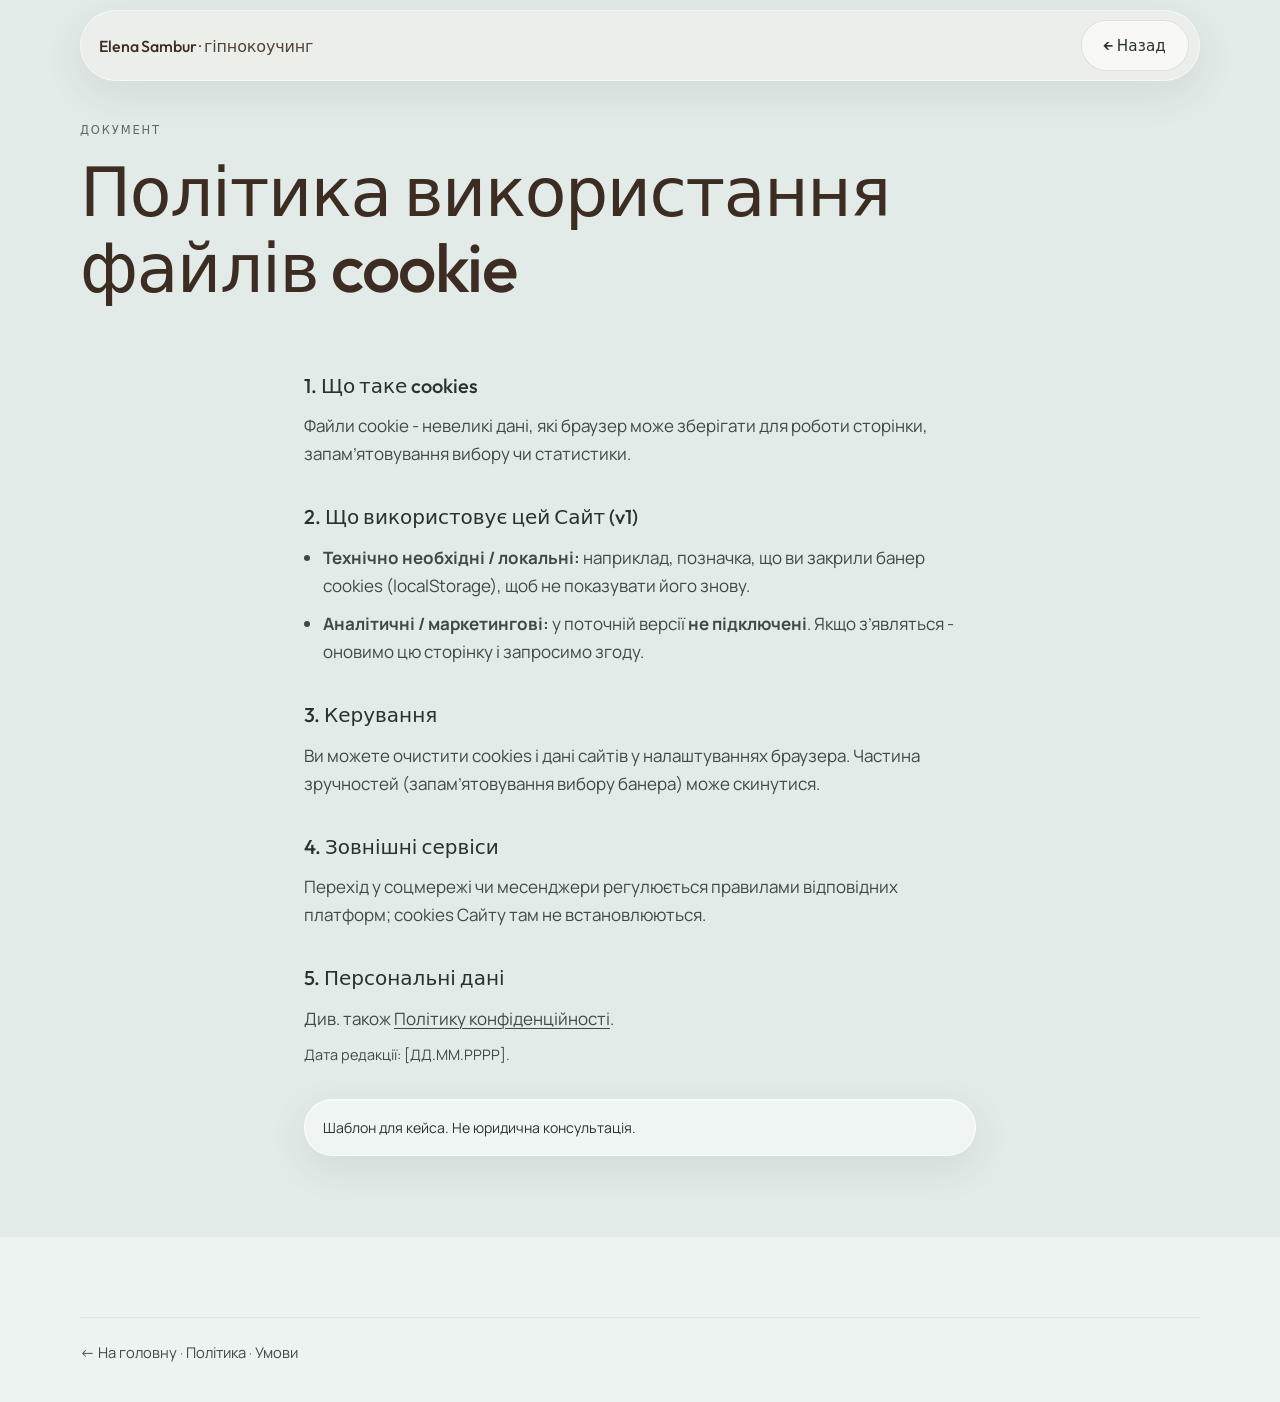
<file: cookies.html>
<!DOCTYPE html>
<html lang="uk">
  <head>
    <meta charset="utf-8" />
    <meta name="viewport" content="width=device-width, initial-scale=1, viewport-fit=cover" />
    <link rel="canonical" href="https://esambur.com/cookies.html" />
    <title>Політика cookies | Елена Самбур</title>
    <link rel="preconnect" href="https://fonts.googleapis.com" />
    <link rel="preconnect" href="https://fonts.gstatic.com" crossorigin />
    <link href="https://fonts.googleapis.com/css2?family=Manrope:wght@400;500;600&family=Outfit:wght@400;500;600&display=swap" rel="stylesheet" />
    <link rel="icon" href="./assets/icons/favicon.ico" sizes="any" />
    <link rel="icon" type="image/png" href="./assets/icons/favicon-32.png" sizes="32x32" />
    <link rel="apple-touch-icon" href="./assets/icons/apple-touch-icon.png" sizes="180x180" />
    <link rel="stylesheet" href="css/styles.css" />
  </head>
  <body>
    <div class="nav-shell">
      <nav class="nav-island" aria-label="Навігація">
        <a class="logo" href="index.html">Elena Sambur <span>· гіпнокоучинг</span></a>
        <a class="btn btn--ghost" href="index.html">← Назад</a>
      </nav>
    </div>

    <header class="legal-hero wrap">
      <p class="eyebrow">Документ</p>
      <h1 class="display">Політика використання файлів cookie</h1>
    </header>

    <article class="legal-body wrap">
      <h2>1. Що таке cookies</h2>
      <p>
        Файли cookie - невеликі дані, які браузер може зберігати для роботи сторінки, запам’ятовування
        вибору чи статистики.
      </p>

      <h2>2. Що використовує цей Сайт (v1)</h2>
      <ul>
        <li>
          <strong>Технічно необхідні / локальні:</strong> наприклад, позначка, що ви закрили банер
          cookies (localStorage), щоб не показувати його знову.
        </li>
        <li>
          <strong>Аналітичні / маркетингові:</strong> у поточній версії <strong>не підключені</strong>.
          Якщо з’являться - оновимо цю сторінку і запросимо згоду.
        </li>
      </ul>

      <h2>3. Керування</h2>
      <p>
        Ви можете очистити cookies і дані сайтів у налаштуваннях браузера. Частина зручностей
        (запам’ятовування вибору банера) може скинутися.
      </p>

      <h2>4. Зовнішні сервіси</h2>
      <p>
        Перехід у соцмережі чи месенджери регулюється правилами відповідних платформ; cookies Сайту
        там не встановлюються.
      </p>

      <h2>5. Персональні дані</h2>
      <p>Див. також <a href="privacy.html">Політику конфіденційності</a>.</p>

      <p class="faint">Дата редакції: [ДД.ММ.РРРР].</p>

      <div class="legal-note glass">Шаблон для кейса. Не юридична консультація.</div>
    </article>

    <footer class="footer">
      <div class="wrap footer__legal">
        <p><a href="index.html">← На головну</a> · <a href="privacy.html">Політика</a> · <a href="terms.html">Умови</a></p>
      </div>
    </footer>
  </body>
</html>
</file>
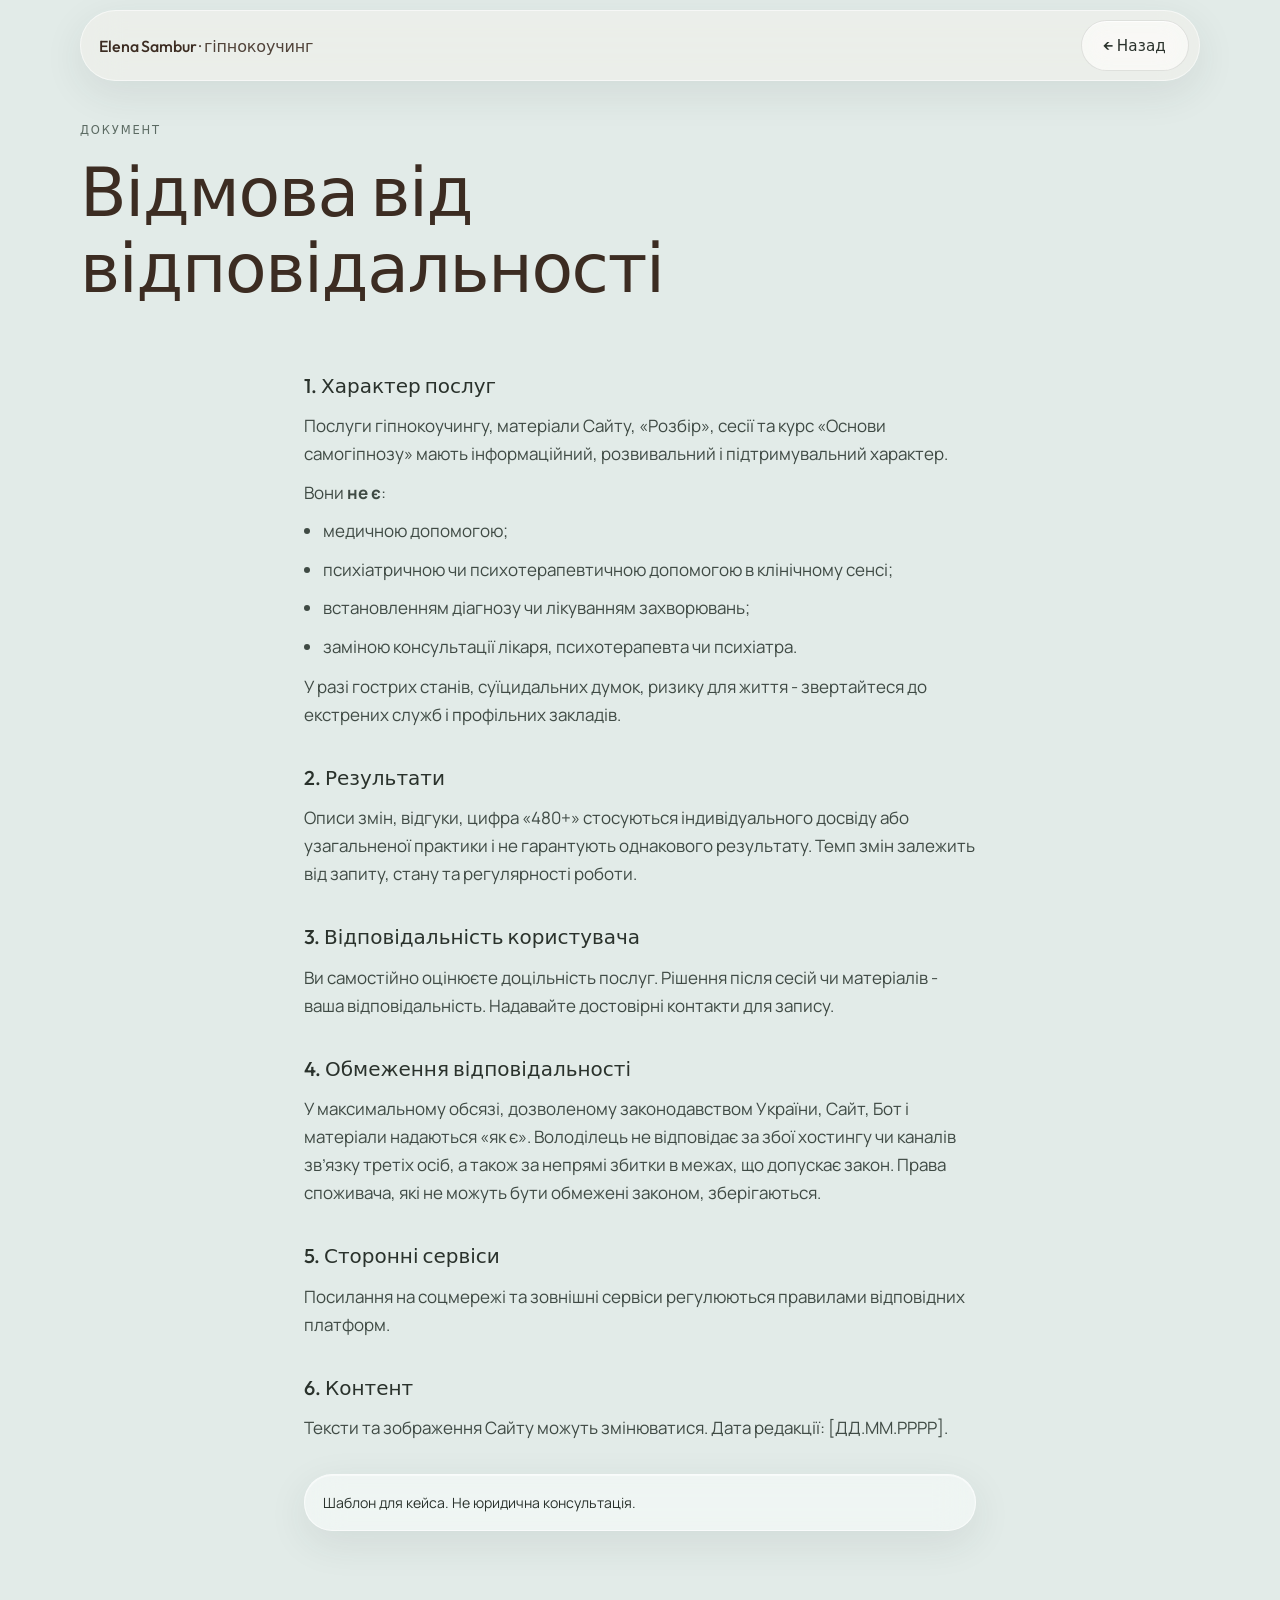
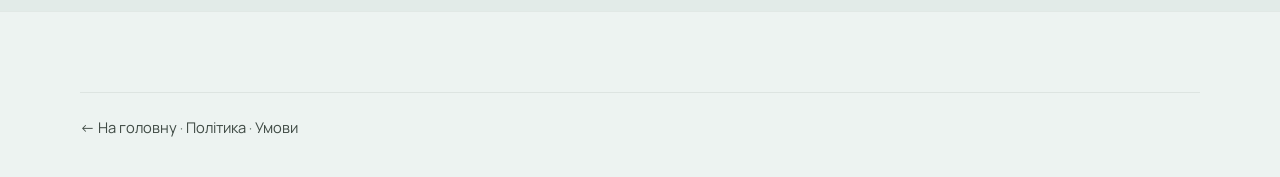
<file: disclaimer.html>
<!DOCTYPE html>
<html lang="uk">
  <head>
    <meta charset="utf-8" />
    <meta name="viewport" content="width=device-width, initial-scale=1, viewport-fit=cover" />
    <link rel="canonical" href="https://esambur.com/disclaimer.html" />
    <title>Відмова від відповідальності | Елена Самбур</title>
    <link rel="preconnect" href="https://fonts.googleapis.com" />
    <link rel="preconnect" href="https://fonts.gstatic.com" crossorigin />
    <link href="https://fonts.googleapis.com/css2?family=Manrope:wght@400;500;600&family=Outfit:wght@400;500;600&display=swap" rel="stylesheet" />
    <link rel="icon" href="./assets/icons/favicon.ico" sizes="any" />
    <link rel="icon" type="image/png" href="./assets/icons/favicon-32.png" sizes="32x32" />
    <link rel="apple-touch-icon" href="./assets/icons/apple-touch-icon.png" sizes="180x180" />
    <link rel="stylesheet" href="css/styles.css" />
  </head>
  <body>
    <div class="nav-shell">
      <nav class="nav-island" aria-label="Навігація">
        <a class="logo" href="index.html">Elena Sambur <span>· гіпнокоучинг</span></a>
        <a class="btn btn--ghost" href="index.html">← Назад</a>
      </nav>
    </div>

    <header class="legal-hero wrap">
      <p class="eyebrow">Документ</p>
      <h1 class="display">Відмова від відповідальності</h1>
    </header>

    <article class="legal-body wrap">
      <h2>1. Характер послуг</h2>
      <p>
        Послуги гіпнокоучингу, матеріали Сайту, «Розбір», сесії та курс «Основи самогіпнозу» мають
        інформаційний, розвивальний і підтримувальний характер.
      </p>
      <p>Вони <strong>не є</strong>:</p>
      <ul>
        <li>медичною допомогою;</li>
        <li>психіатричною чи психотерапевтичною допомогою в клінічному сенсі;</li>
        <li>встановленням діагнозу чи лікуванням захворювань;</li>
        <li>заміною консультації лікаря, психотерапевта чи психіатра.</li>
      </ul>
      <p>
        У разі гострих станів, суїцидальних думок, ризику для життя - звертайтеся до екстрених
        служб і профільних закладів.
      </p>

      <h2>2. Результати</h2>
      <p>
        Описи змін, відгуки, цифра «480+» стосуються індивідуального досвіду або узагальненої
        практики і не гарантують однакового результату. Темп змін залежить від запиту, стану та
        регулярності роботи.
      </p>

      <h2>3. Відповідальність користувача</h2>
      <p>
        Ви самостійно оцінюєте доцільність послуг. Рішення після сесій чи матеріалів - ваша
        відповідальність. Надавайте достовірні контакти для запису.
      </p>

      <h2>4. Обмеження відповідальності</h2>
      <p>
        У максимальному обсязі, дозволеному законодавством України, Сайт, Бот і матеріали надаються
        «як є». Володілець не відповідає за збої хостингу чи каналів зв’язку третіх осіб, а також за
        непрямі збитки в межах, що допускає закон. Права споживача, які не можуть бути обмежені
        законом, зберігаються.
      </p>

      <h2>5. Сторонні сервіси</h2>
      <p>
        Посилання на соцмережі та зовнішні сервіси регулюються правилами відповідних платформ.
      </p>

      <h2>6. Контент</h2>
      <p>
        Тексти та зображення Сайту можуть змінюватися. Дата редакції: [ДД.ММ.РРРР].
      </p>

      <div class="legal-note glass">
        Шаблон для кейса. Не юридична консультація.
      </div>
    </article>

    <footer class="footer">
      <div class="wrap footer__legal">
        <p><a href="index.html">← На головну</a> · <a href="privacy.html">Політика</a> · <a href="terms.html">Умови</a></p>
      </div>
    </footer>
  </body>
</html>
</file>
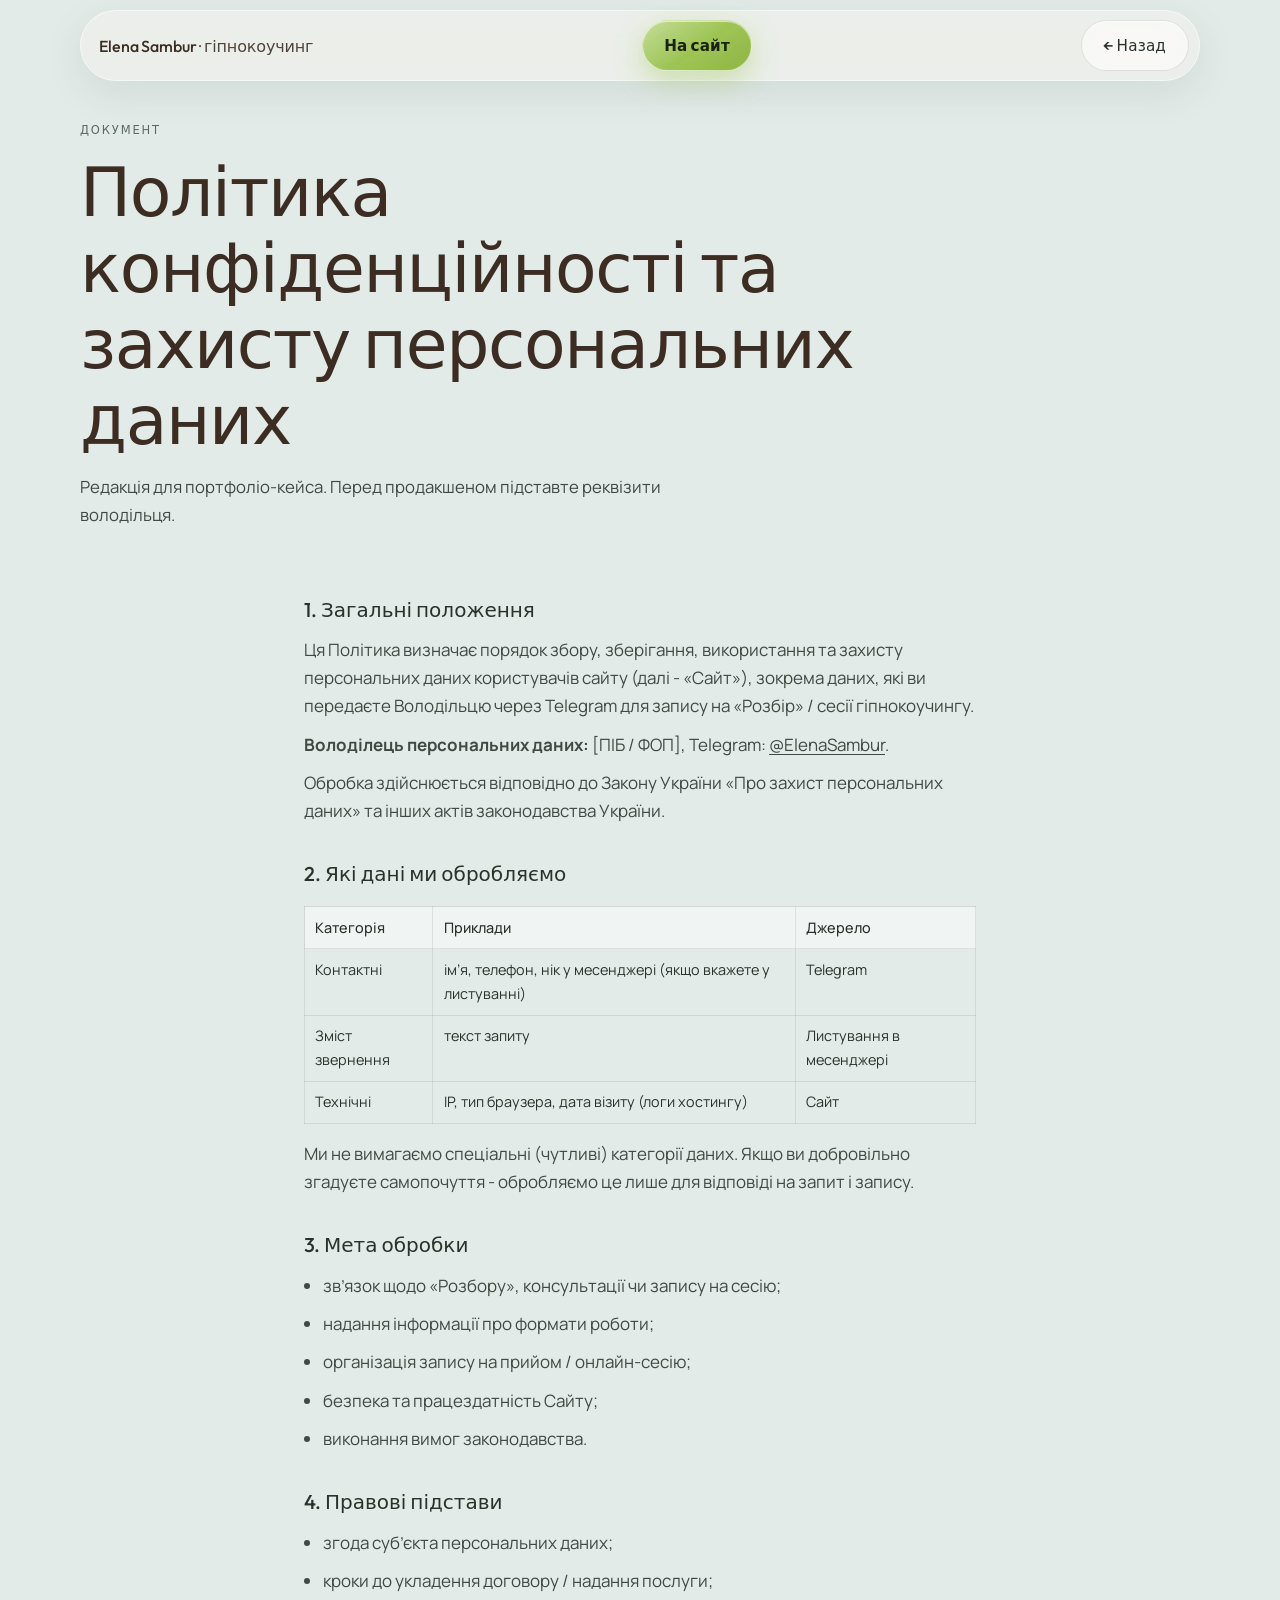
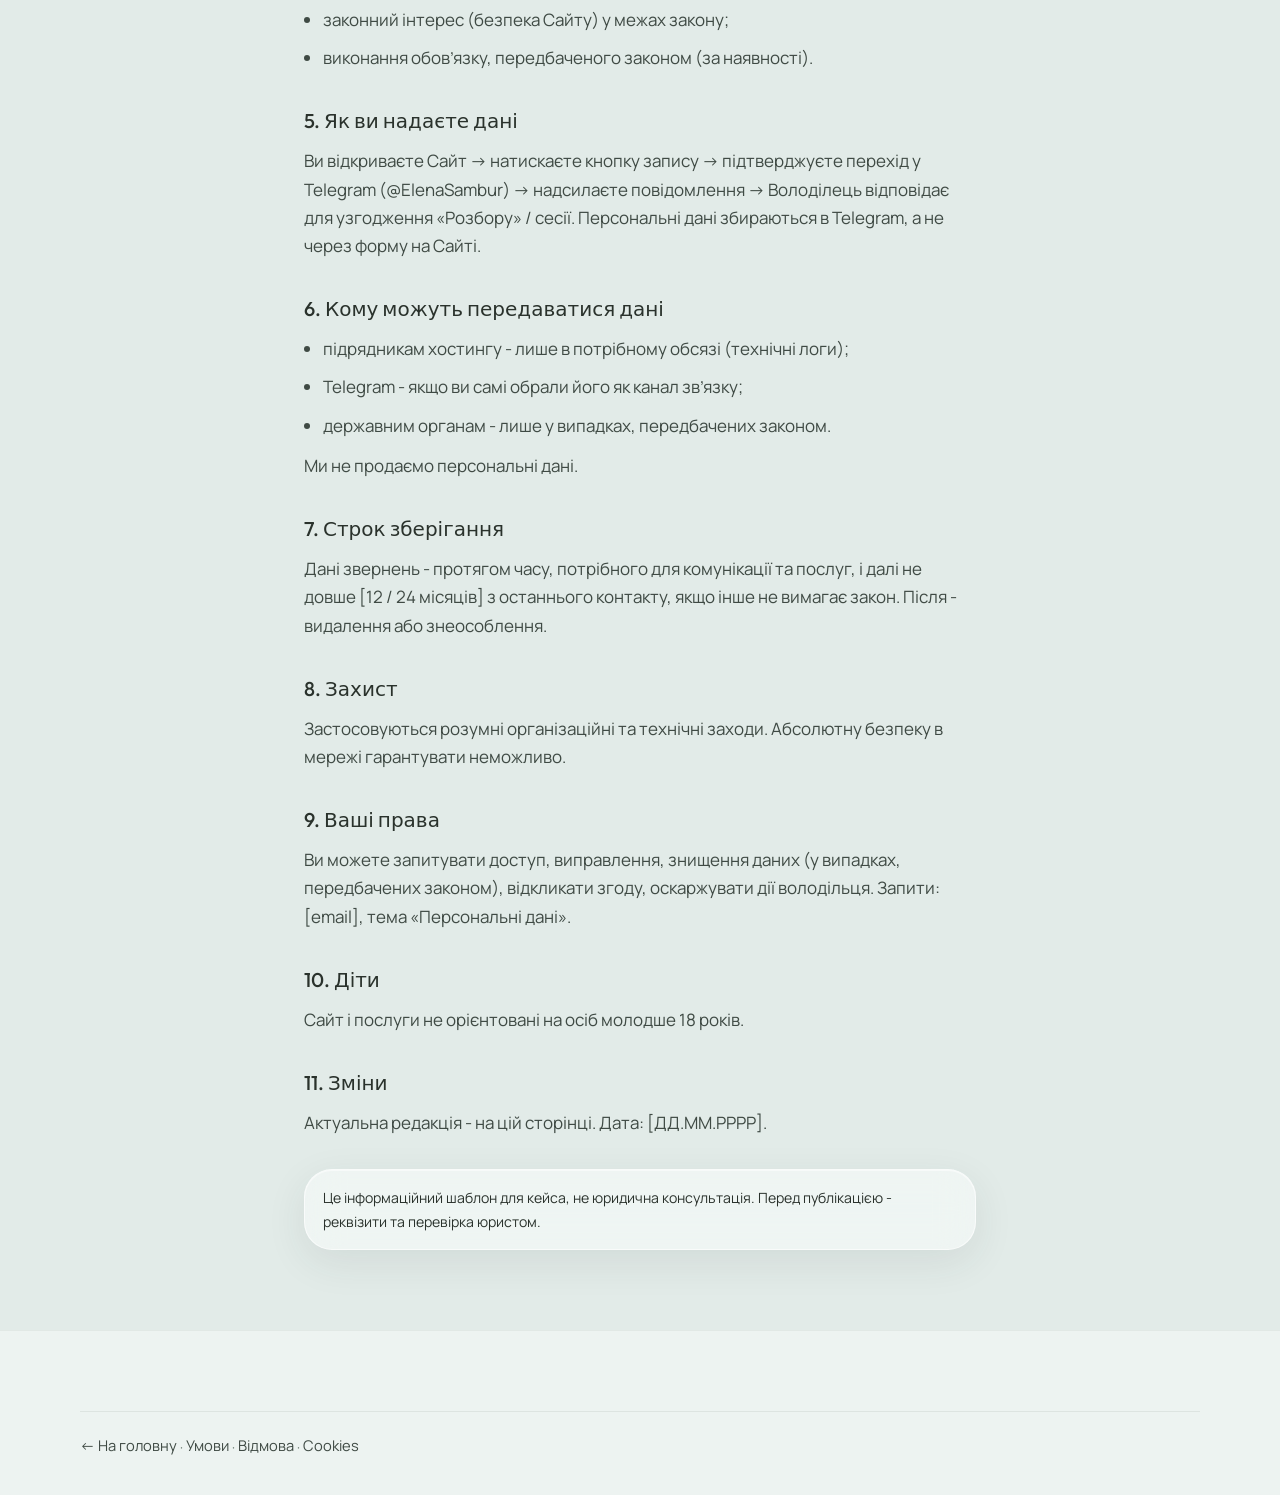
<file: privacy.html>
<!DOCTYPE html>
<html lang="uk">
  <head>
    <meta charset="utf-8" />
    <meta name="viewport" content="width=device-width, initial-scale=1, viewport-fit=cover" />
    <link rel="canonical" href="https://esambur.com/privacy.html" />
    <title>Політика конфіденційності | Елена Самбур</title>
    <meta name="description" content="Захист персональних даних. Політика конфіденційності сайту." />
    <link rel="preconnect" href="https://fonts.googleapis.com" />
    <link rel="preconnect" href="https://fonts.gstatic.com" crossorigin />
    <link href="https://fonts.googleapis.com/css2?family=Manrope:wght@400;500;600&family=Outfit:wght@400;500;600&display=swap" rel="stylesheet" />
    <link rel="icon" href="./assets/icons/favicon.ico" sizes="any" />
    <link rel="icon" type="image/png" href="./assets/icons/favicon-32.png" sizes="32x32" />
    <link rel="apple-touch-icon" href="./assets/icons/apple-touch-icon.png" sizes="180x180" />
    <link rel="stylesheet" href="css/styles.css" />
  </head>
  <body>
    <div class="nav-shell">
      <nav class="nav-island" aria-label="Навігація">
        <a class="logo" href="index.html">Elena Sambur <span>· гіпнокоучинг</span></a>
        <a class="btn btn--primary nav-cta" href="index.html#zapis">На сайт</a>
        <a class="btn btn--ghost" href="index.html" style="border-radius: 999px">← Назад</a>
      </nav>
    </div>

    <header class="legal-hero wrap">
      <p class="eyebrow">Документ</p>
      <h1 class="display">Політика конфіденційності та захисту персональних даних</h1>
      <p class="lede" style="margin-top: 1rem">
        Редакція для портфоліо-кейса. Перед продакшеном підставте реквізити володільця.
      </p>
    </header>

    <article class="legal-body wrap">
      <h2>1. Загальні положення</h2>
      <p>
        Ця Політика визначає порядок збору, зберігання, використання та захисту персональних даних
        користувачів сайту (далі - «Сайт»), зокрема даних, які ви передаєте Володільцю через
        Telegram для запису на «Розбір» / сесії гіпнокоучингу.
      </p>
      <p>
        <strong>Володілець персональних даних:</strong> [ПІБ / ФОП], Telegram:
        <a href="https://t.me/ElenaSambur" target="_blank" rel="noopener noreferrer">@ElenaSambur</a>.
      </p>
      <p>
        Обробка здійснюється відповідно до Закону України «Про захист персональних даних» та інших
        актів законодавства України.
      </p>

      <h2>2. Які дані ми обробляємо</h2>
      <table>
        <thead>
          <tr>
            <th>Категорія</th>
            <th>Приклади</th>
            <th>Джерело</th>
          </tr>
        </thead>
        <tbody>
          <tr>
            <td>Контактні</td>
            <td>ім’я, телефон, нік у месенджері (якщо вкажете у листуванні)</td>
            <td>Telegram</td>
          </tr>
          <tr>
            <td>Зміст звернення</td>
            <td>текст запиту</td>
            <td>Листування в месенджері</td>
          </tr>
          <tr>
            <td>Технічні</td>
            <td>IP, тип браузера, дата візиту (логи хостингу)</td>
            <td>Сайт</td>
          </tr>
        </tbody>
      </table>
      <p>
        Ми не вимагаємо спеціальні (чутливі) категорії даних. Якщо ви добровільно згадуєте
        самопочуття - обробляємо це лише для відповіді на запит і запису.
      </p>

      <h2>3. Мета обробки</h2>
      <ul>
        <li>зв’язок щодо «Розбору», консультації чи запису на сесію;</li>
        <li>надання інформації про формати роботи;</li>
        <li>організація запису на прийом / онлайн-сесію;</li>
        <li>безпека та працездатність Сайту;</li>
        <li>виконання вимог законодавства.</li>
      </ul>

      <h2>4. Правові підстави</h2>
      <ul>
        <li>згода суб’єкта персональних даних;</li>
        <li>кроки до укладення договору / надання послуги;</li>
        <li>законний інтерес (безпека Сайту) у межах закону;</li>
        <li>виконання обов’язку, передбаченого законом (за наявності).</li>
      </ul>

      <h2>5. Як ви надаєте дані</h2>
      <p>
        Ви відкриваєте Сайт → натискаєте кнопку запису → підтверджуєте перехід у Telegram
        (@ElenaSambur) → надсилаєте повідомлення → Володілець відповідає для узгодження «Розбору»
        / сесії. Персональні дані збираються в Telegram, а не через форму на Сайті.
      </p>

      <h2>6. Кому можуть передаватися дані</h2>
      <ul>
        <li>підрядникам хостингу - лише в потрібному обсязі (технічні логи);</li>
        <li>Telegram - якщо ви самі обрали його як канал зв’язку;</li>
        <li>державним органам - лише у випадках, передбачених законом.</li>
      </ul>
      <p>Ми не продаємо персональні дані.</p>

      <h2>7. Строк зберігання</h2>
      <p>
        Дані звернень - протягом часу, потрібного для комунікації та послуг, і далі не довше [12 /
        24 місяців] з останнього контакту, якщо інше не вимагає закон. Після - видалення або
        знеособлення.
      </p>

      <h2>8. Захист</h2>
      <p>
        Застосовуються розумні організаційні та технічні заходи. Абсолютну безпеку в мережі
        гарантувати неможливо.
      </p>

      <h2>9. Ваші права</h2>
      <p>
        Ви можете запитувати доступ, виправлення, знищення даних (у випадках, передбачених
        законом), відкликати згоду, оскаржувати дії володільця. Запити: [email], тема «Персональні
        дані».
      </p>

      <h2>10. Діти</h2>
      <p>Сайт і послуги не орієнтовані на осіб молодше 18 років.</p>

      <h2>11. Зміни</h2>
      <p>Актуальна редакція - на цій сторінці. Дата: [ДД.ММ.РРРР].</p>

      <div class="legal-note glass">
        Це інформаційний шаблон для кейса, не юридична консультація. Перед публікацією - реквізити
        та перевірка юристом.
      </div>
    </article>

    <footer class="footer">
      <div class="wrap footer__legal">
        <p><a href="index.html">← На головну</a> · <a href="terms.html">Умови</a> · <a href="disclaimer.html">Відмова</a> · <a href="cookies.html">Cookies</a></p>
      </div>
    </footer>
  </body>
</html>
</file>
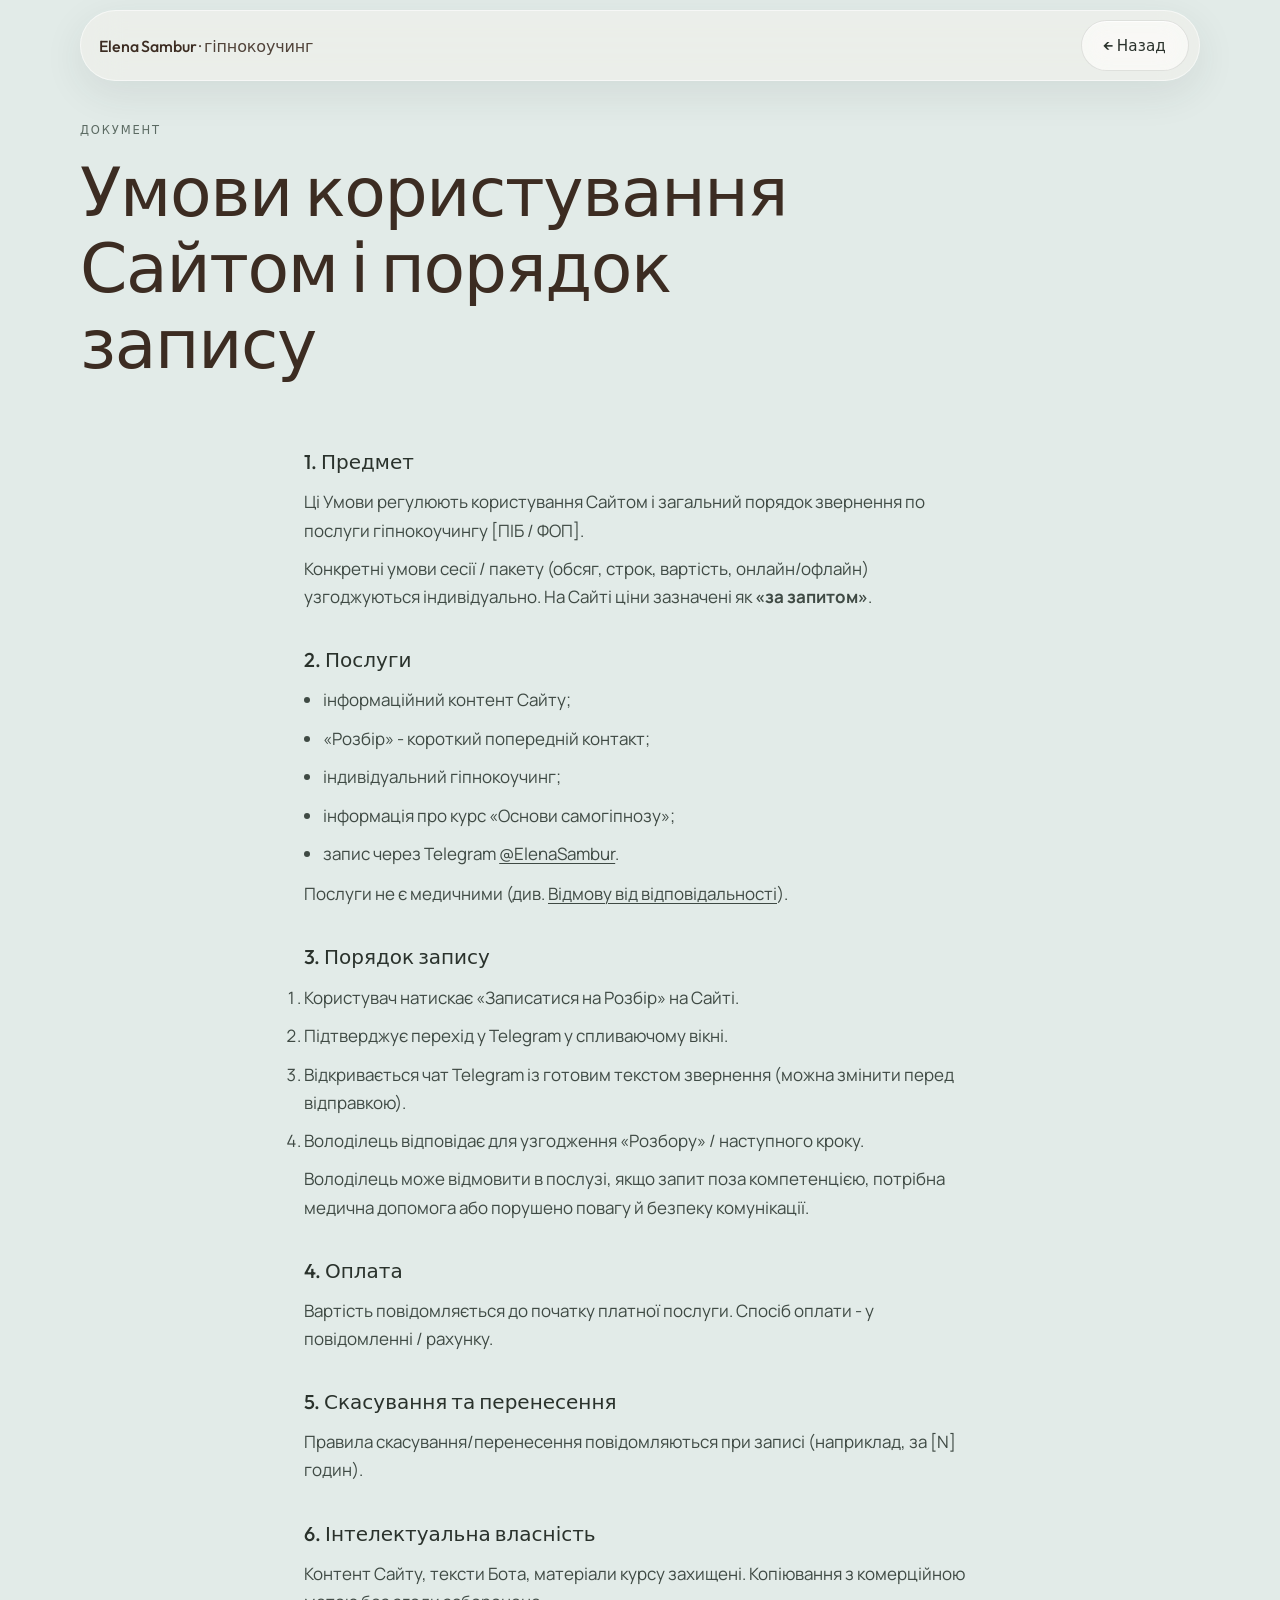
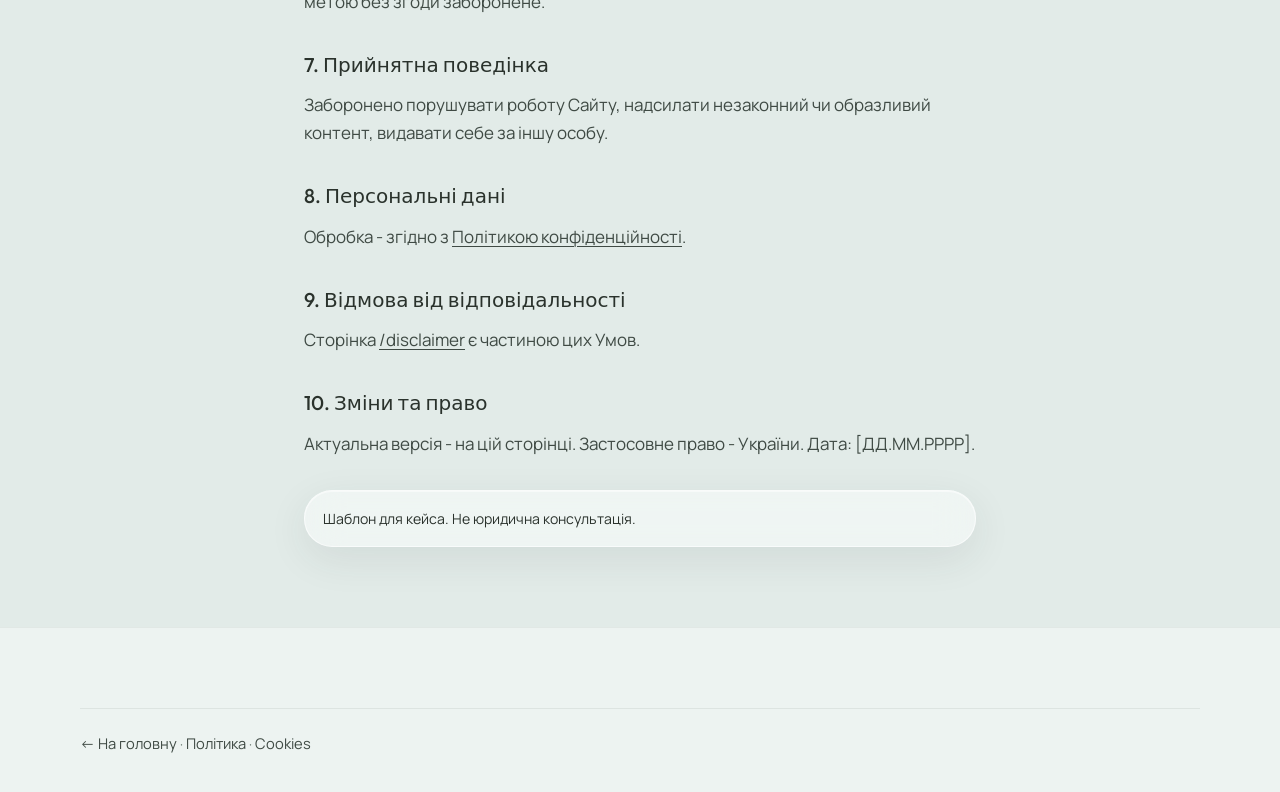
<file: terms.html>
<!DOCTYPE html>
<html lang="uk">
  <head>
    <meta charset="utf-8" />
    <meta name="viewport" content="width=device-width, initial-scale=1, viewport-fit=cover" />
    <link rel="canonical" href="https://esambur.com/terms.html" />
    <title>Умови користування | Елена Самбур</title>
    <link rel="preconnect" href="https://fonts.googleapis.com" />
    <link rel="preconnect" href="https://fonts.gstatic.com" crossorigin />
    <link href="https://fonts.googleapis.com/css2?family=Manrope:wght@400;500;600&family=Outfit:wght@400;500;600&display=swap" rel="stylesheet" />
    <link rel="icon" href="./assets/icons/favicon.ico" sizes="any" />
    <link rel="icon" type="image/png" href="./assets/icons/favicon-32.png" sizes="32x32" />
    <link rel="apple-touch-icon" href="./assets/icons/apple-touch-icon.png" sizes="180x180" />
    <link rel="stylesheet" href="css/styles.css" />
  </head>
  <body>
    <div class="nav-shell">
      <nav class="nav-island" aria-label="Навігація">
        <a class="logo" href="index.html">Elena Sambur <span>· гіпнокоучинг</span></a>
        <a class="btn btn--ghost" href="index.html">← Назад</a>
      </nav>
    </div>

    <header class="legal-hero wrap">
      <p class="eyebrow">Документ</p>
      <h1 class="display">Умови користування Сайтом і порядок запису</h1>
    </header>

    <article class="legal-body wrap">
      <h2>1. Предмет</h2>
      <p>
        Ці Умови регулюють користування Сайтом і загальний порядок звернення по послуги
        гіпнокоучингу [ПІБ / ФОП].
      </p>
      <p>
        Конкретні умови сесії / пакету (обсяг, строк, вартість, онлайн/офлайн) узгоджуються
        індивідуально. На Сайті ціни зазначені як <strong>«за запитом»</strong>.
      </p>

      <h2>2. Послуги</h2>
      <ul>
        <li>інформаційний контент Сайту;</li>
        <li>«Розбір» - короткий попередній контакт;</li>
        <li>індивідуальний гіпнокоучинг;</li>
        <li>інформація про курс «Основи самогіпнозу»;</li>
        <li>
          запис через Telegram
          <a href="https://t.me/ElenaSambur" target="_blank" rel="noopener noreferrer">@ElenaSambur</a>.
        </li>
      </ul>
      <p>Послуги не є медичними (див. <a href="disclaimer.html">Відмову від відповідальності</a>).</p>

      <h2>3. Порядок запису</h2>
      <ol>
        <li>Користувач натискає «Записатися на Розбір» на Сайті.</li>
        <li>Підтверджує перехід у Telegram у спливаючому вікні.</li>
        <li>
          Відкривається чат Telegram із готовим текстом звернення (можна змінити перед відправкою).
        </li>
        <li>Володілець відповідає для узгодження «Розбору» / наступного кроку.</li>
      </ol>
      <p>
        Володілець може відмовити в послузі, якщо запит поза компетенцією, потрібна медична допомога
        або порушено повагу й безпеку комунікації.
      </p>

      <h2>4. Оплата</h2>
      <p>
        Вартість повідомляється до початку платної послуги. Спосіб оплати - у повідомленні /
        рахунку.
      </p>

      <h2>5. Скасування та перенесення</h2>
      <p>
        Правила скасування/перенесення повідомляються при записі (наприклад, за [N] годин).
      </p>

      <h2>6. Інтелектуальна власність</h2>
      <p>
        Контент Сайту, тексти Бота, матеріали курсу захищені. Копіювання з комерційною метою без
        згоди заборонене.
      </p>

      <h2>7. Прийнятна поведінка</h2>
      <p>
        Заборонено порушувати роботу Сайту, надсилати незаконний чи образливий контент, видавати
        себе за іншу особу.
      </p>

      <h2>8. Персональні дані</h2>
      <p>Обробка - згідно з <a href="privacy.html">Політикою конфіденційності</a>.</p>

      <h2>9. Відмова від відповідальності</h2>
      <p>Сторінка <a href="disclaimer.html">/disclaimer</a> є частиною цих Умов.</p>

      <h2>10. Зміни та право</h2>
      <p>
        Актуальна версія - на цій сторінці. Застосовне право - України. Дата: [ДД.ММ.РРРР].
      </p>

      <div class="legal-note glass">Шаблон для кейса. Не юридична консультація.</div>
    </article>

    <footer class="footer">
      <div class="wrap footer__legal">
        <p><a href="index.html">← На головну</a> · <a href="privacy.html">Політика</a> · <a href="cookies.html">Cookies</a></p>
      </div>
    </footer>
  </body>
</html>
</file>
<file: css/styles.css>
/* Mist Grove — Елена Самбур · гіпнокоучинг */
:root {
  /* Cooler sage-blue base (client palette) — less dirty warm grey */
  --bg: #e2ebe8;
  --bg-elevated: #edf3f1;
  --bg-deep: #cfdcd6;
  --ink: #2a322c;
  --ink-muted: #3f4a44;
  --ink-faint: #5c6b63;
  /* Darkest wood brown from yoga boards (logo + section titles) */
  --heading: #3c2c22;
  --heading-hover: #5a4538;
  --accent: #7fad7a;
  --accent-deep: #4f7f5c;
  --accent-warm: #c4a484;
  --glass: rgba(255, 255, 255, 0.48);
  --glass-strong: rgba(255, 255, 255, 0.68);
  --glass-border: rgba(255, 255, 255, 0.6);
  --glass-shadow: 0 12px 40px rgba(42, 55, 50, 0.09);
  /* Buttons — client lime (variant B → main) */
  --btn: #8fbc3a;
  --btn-rgb: 143, 188, 58;
  --btn-hover: #a3cf4a;
  --btn-deep: #6f9429;
  --cta-text: #1a2214;
  --radius-card: 28px;
  --radius-sm: 16px;
  --radius-pill: 999px;
  --font-display: "Outfit", system-ui, sans-serif;
  --font-body: "Manrope", system-ui, sans-serif;
  --ease: cubic-bezier(0.16, 1, 0.3, 1);
  --nav-h: 64px;
  --max: 1120px;
}

*,
*::before,
*::after {
  box-sizing: border-box;
  margin: 0;
  padding: 0;
}

html {
  scroll-behavior: smooth;
  -webkit-text-size-adjust: 100%;
  text-size-adjust: 100%;
}

@media (prefers-reduced-motion: reduce) {
  html {
    scroll-behavior: auto;
  }
  .reveal {
    opacity: 1 !important;
    transform: none !important;
    filter: none !important;
    transition: none !important;
  }
}

body {
  font-family: var(--font-body);
  font-size: 16px;
  line-height: 1.65;
  color: var(--ink);
  background: var(--bg);
  -webkit-font-smoothing: antialiased;
  text-rendering: optimizeLegibility;
  overflow-x: clip;
  min-width: 0;
}

@media (min-width: 768px) {
  body {
    font-size: 17px;
  }
}

img {
  max-width: 100%;
  display: block;
  height: auto;
}

/* Prevent flex/grid children from forcing horizontal overflow */
img,
svg,
video,
canvas,
iframe {
  max-width: 100%;
}

a {
  color: inherit;
  text-decoration-thickness: 1px;
  text-underline-offset: 0.18em;
}

a:hover {
  color: var(--accent-deep);
}

button,
input,
textarea {
  font: inherit;
}

/* —— Typography —— */
.display {
  font-family: var(--font-display);
  font-weight: 500;
  letter-spacing: -0.02em;
  line-height: 1.12;
}

/* Section titles (h1/h2) — dark wood brown like logo */
h1.display,
h2.display,
.section-head .display,
main h2.display {
  color: var(--heading);
}

h1.display {
  font-size: clamp(2.35rem, 5.5vw, 4.25rem);
}

h2.display {
  font-size: clamp(1.75rem, 3.2vw, 2.65rem);
  letter-spacing: -0.015em;
}

.lede {
  color: var(--ink-muted);
  max-width: 38rem;
  font-size: 1.05rem;
}

.eyebrow {
  font-family: var(--font-display);
  font-size: 0.72rem;
  font-weight: 500;
  letter-spacing: 0.16em;
  text-transform: uppercase;
  color: var(--ink-faint);
  margin-bottom: 0.85rem;
}

.muted {
  color: var(--ink-muted);
}

.faint {
  color: var(--ink-faint);
  font-size: 0.9rem;
}

/* —— Layout —— */
.wrap {
  width: min(100% - 1.5rem, var(--max));
  margin-inline: auto;
}

@media (min-width: 480px) {
  .wrap {
    width: min(100% - 2rem, var(--max));
  }
}

@media (min-width: 768px) {
  .wrap {
    width: min(100% - 2.5rem, var(--max));
  }
}

.section {
  padding: clamp(2.75rem, 6.5vw, 4.75rem) 0;
}

.section--tight {
  padding: clamp(2.25rem, 5vw, 3.5rem) 0;
}

.section--elevated {
  background: var(--bg-elevated);
}

.section--deep {
  background: var(--bg-deep);
}

.section-head {
  margin-bottom: clamp(2rem, 5vw, 3.25rem);
  max-width: 36rem;
}

.section-head .lede {
  margin-top: 0.85rem;
}

/* —— Glass —— */
.glass {
  background: var(--glass);
  backdrop-filter: blur(18px) saturate(140%);
  -webkit-backdrop-filter: blur(18px) saturate(140%);
  border: 1px solid var(--glass-border);
  border-radius: var(--radius-card);
  box-shadow:
    inset 0 1px 0 rgba(255, 255, 255, 0.5),
    var(--glass-shadow);
}

.glass--strong {
  background: var(--glass-strong);
}

@media (prefers-reduced-transparency: reduce) {
  .glass,
  .glass--strong,
  .nav-island {
    background: rgba(244, 241, 236, 0.96);
    backdrop-filter: none;
    -webkit-backdrop-filter: none;
  }
}

/* —— Buttons (glass, brand #5C3223 only on CTAs) —— */
.btn {
  display: inline-flex;
  align-items: center;
  justify-content: center;
  gap: 0.55rem;
  min-height: 3rem;
  padding: 0.75rem 1.35rem;
  border-radius: var(--radius-pill);
  border: 1px solid transparent;
  font-family: var(--font-display);
  font-weight: 500;
  font-size: 0.95rem;
  letter-spacing: 0.01em;
  cursor: pointer;
  transition:
    transform 0.35s var(--ease),
    background 0.35s var(--ease),
    color 0.35s var(--ease),
    border-color 0.35s var(--ease),
    box-shadow 0.35s var(--ease),
    opacity 0.35s var(--ease);
  text-decoration: none;
  white-space: nowrap;
  max-width: 100%;
  touch-action: manipulation;
  -webkit-tap-highlight-color: transparent;
}

.btn:active {
  transform: scale(0.98);
}

.btn:hover {
  text-decoration: none;
}

/* Primary — lime glass (client palette / variant B) */
.btn--primary {
  color: var(--cta-text);
  font-weight: 600;
  background:
    linear-gradient(145deg, rgba(255, 255, 255, 0.45) 0%, rgba(255, 255, 255, 0.08) 50%, rgba(0, 0, 0, 0.06) 100%),
    rgba(var(--btn-rgb), 0.92);
  backdrop-filter: blur(14px) saturate(140%);
  -webkit-backdrop-filter: blur(14px) saturate(140%);
  border: 1px solid rgba(255, 255, 255, 0.55);
  box-shadow:
    inset 0 1px 0 rgba(255, 255, 255, 0.55),
    0 10px 28px rgba(var(--btn-rgb), 0.35);
}

.btn--primary:hover,
.btn--primary:focus-visible {
  color: var(--cta-text);
  background:
    linear-gradient(145deg, rgba(255, 255, 255, 0.5) 0%, rgba(255, 255, 255, 0.12) 50%, rgba(0, 0, 0, 0.05) 100%),
    var(--btn-hover);
  border-color: rgba(255, 255, 255, 0.7);
  box-shadow:
    inset 0 1px 0 rgba(255, 255, 255, 0.65),
    0 14px 34px rgba(var(--btn-rgb), 0.42);
}

.btn--primary:disabled,
.btn--primary.is-disabled {
  opacity: 0.45;
  cursor: not-allowed;
  pointer-events: none;
}

/* Secondary — light; hover like hero «Як це працює» (lime fill wipe) */
.btn--ghost {
  position: relative;
  isolation: isolate;
  overflow: hidden;
  color: var(--ink);
  background: rgba(255, 255, 255, 0.55);
  backdrop-filter: blur(14px) saturate(140%);
  -webkit-backdrop-filter: blur(14px) saturate(140%);
  border: 1px solid rgba(42, 50, 44, 0.12);
  box-shadow: inset 0 1px 0 rgba(255, 255, 255, 0.75);
  transition:
    color 0.4s var(--ease),
    border-color 0.4s var(--ease),
    transform 0.4s var(--ease),
    box-shadow 0.4s var(--ease);
}

.btn--ghost::before {
  content: "";
  position: absolute;
  inset: 0;
  z-index: -1;
  background: linear-gradient(105deg, rgba(var(--btn-rgb), 0.95) 0%, rgba(163, 207, 74, 0.9) 100%);
  transform: scaleX(0);
  transform-origin: left center;
  transition: transform 0.45s var(--ease);
  border-radius: inherit;
}

.btn--ghost:hover,
.btn--ghost:focus-visible {
  color: var(--cta-text);
  border-color: rgba(var(--btn-rgb), 0.65);
  transform: translateY(-2px);
  box-shadow:
    inset 0 1px 0 rgba(255, 255, 255, 0.45),
    0 12px 28px rgba(var(--btn-rgb), 0.28);
}

.btn--ghost:hover::before,
.btn--ghost:focus-visible::before {
  transform: scaleX(1);
}

.btn--ghost:active {
  transform: translateY(0) scale(0.98);
}

/* Hero primary — same lime pill */
.btn--on-dark {
  color: var(--cta-text);
  font-weight: 600;
  background:
    linear-gradient(145deg, rgba(255, 255, 255, 0.4) 0%, rgba(255, 255, 255, 0.1) 50%, rgba(0, 0, 0, 0.08) 100%),
    rgba(var(--btn-rgb), 0.9);
  backdrop-filter: blur(14px) saturate(140%);
  -webkit-backdrop-filter: blur(14px) saturate(140%);
  border: 1px solid rgba(255, 255, 255, 0.55);
  box-shadow:
    inset 0 1px 0 rgba(255, 255, 255, 0.5),
    0 12px 32px rgba(0, 0, 0, 0.2);
}

.btn--on-dark:hover,
.btn--on-dark:focus-visible {
  color: var(--cta-text);
  background:
    linear-gradient(145deg, rgba(255, 255, 255, 0.48) 0%, rgba(255, 255, 255, 0.14) 50%, rgba(0, 0, 0, 0.06) 100%),
    var(--btn-hover);
  border-color: rgba(255, 255, 255, 0.7);
}

.btn--on-dark .btn__icon {
  background: rgba(26, 34, 20, 0.12);
  color: var(--cta-text);
}

/*
  «Як це працює» — interesting hover:
  soft lime fill slides in from left + lift + glow
*/
.btn--ghost-light {
  position: relative;
  isolation: isolate;
  overflow: hidden;
  color: #f7f5f1;
  background: rgba(255, 255, 255, 0.12);
  backdrop-filter: blur(12px);
  -webkit-backdrop-filter: blur(12px);
  border: 1px solid rgba(255, 255, 255, 0.45);
  box-shadow: inset 0 1px 0 rgba(255, 255, 255, 0.25);
  transition:
    color 0.4s var(--ease),
    border-color 0.4s var(--ease),
    transform 0.4s var(--ease),
    box-shadow 0.4s var(--ease);
}

.btn--ghost-light::before {
  content: "";
  position: absolute;
  inset: 0;
  z-index: -1;
  background: linear-gradient(105deg, rgba(var(--btn-rgb), 0.95) 0%, rgba(163, 207, 74, 0.9) 100%);
  transform: scaleX(0);
  transform-origin: left center;
  transition: transform 0.45s var(--ease);
  border-radius: inherit;
}

.btn--ghost-light:hover,
.btn--ghost-light:focus-visible {
  color: var(--cta-text);
  border-color: rgba(255, 255, 255, 0.75);
  transform: translateY(-2px);
  box-shadow:
    inset 0 1px 0 rgba(255, 255, 255, 0.45),
    0 12px 28px rgba(var(--btn-rgb), 0.35);
}

.btn--ghost-light:hover::before,
.btn--ghost-light:focus-visible::before {
  transform: scaleX(1);
}

.btn--ghost-light:active {
  transform: translateY(0) scale(0.98);
}

.btn__icon {
  width: 1.75rem;
  height: 1.75rem;
  border-radius: 50%;
  display: grid;
  place-items: center;
  background: rgba(255, 255, 255, 0.14);
  font-size: 0.85rem;
  line-height: 1;
}

.btn--primary .btn__icon {
  background: rgba(26, 34, 20, 0.12);
  color: var(--cta-text);
}

.btn--ghost .btn__icon {
  background: rgba(42, 50, 44, 0.06);
  color: var(--ink);
  transition: background 0.35s var(--ease), color 0.35s var(--ease);
}

.btn--ghost:hover .btn__icon,
.btn--ghost:focus-visible .btn__icon {
  background: rgba(26, 34, 20, 0.12);
  color: var(--cta-text);
}

.btn--ghost-light .btn__icon {
  background: rgba(255, 255, 255, 0.14);
  color: inherit;
  transition: background 0.35s var(--ease);
}

.btn--ghost-light:hover .btn__icon,
.btn--ghost-light:focus-visible .btn__icon {
  background: rgba(26, 34, 20, 0.12);
}

@media (prefers-reduced-transparency: reduce) {
  .btn--primary,
  .btn--on-dark {
    background: var(--btn);
    color: var(--cta-text);
    backdrop-filter: none;
    -webkit-backdrop-filter: none;
  }
  .btn--ghost {
    background: #fff;
    color: var(--ink);
    backdrop-filter: none;
    -webkit-backdrop-filter: none;
  }
  .btn--ghost::before,
  .btn--ghost-light::before {
    display: none;
  }
  .btn--ghost:hover,
  .btn--ghost-light:hover {
    background: var(--btn);
    color: var(--cta-text);
  }
}

/* —— Nav —— */
.nav-shell {
  position: fixed;
  top: 0;
  left: 0;
  right: 0;
  z-index: 40;
  padding: max(0.65rem, env(safe-area-inset-top)) max(0.75rem, env(safe-area-inset-right)) 0
    max(0.75rem, env(safe-area-inset-left));
  pointer-events: none;
}

.nav-island {
  pointer-events: auto;
  width: min(100%, var(--max));
  margin-inline: auto;
  min-height: 52px;
  display: flex;
  align-items: center;
  justify-content: space-between;
  gap: 0.5rem;
  padding: 0.45rem 0.5rem 0.45rem 0.95rem;
  background: rgba(244, 241, 236, 0.55);
  backdrop-filter: blur(20px) saturate(150%);
  -webkit-backdrop-filter: blur(20px) saturate(150%);
  border: 1px solid rgba(255, 255, 255, 0.55);
  border-radius: var(--radius-pill);
  box-shadow: var(--glass-shadow);
}

@media (min-width: 768px) {
  .nav-island {
    min-height: var(--nav-h);
    gap: 1rem;
    padding: 0.55rem 0.65rem 0.55rem 1.15rem;
  }
}

.logo {
  font-family: var(--font-display);
  font-weight: 500;
  font-size: 0.92rem;
  letter-spacing: -0.01em;
  text-decoration: none;
  color: var(--heading);
  min-width: 0;
  overflow: hidden;
  text-overflow: ellipsis;
  white-space: nowrap;
  max-width: min(58vw, 14rem);
  transition: color 0.35s var(--ease);
}

.logo:hover,
.logo:focus-visible {
  color: var(--heading-hover);
}

.logo:hover span,
.logo:focus-visible span {
  color: var(--heading-hover);
}

@media (min-width: 400px) {
  .logo {
    font-size: 1rem;
    max-width: none;
  }
}

.logo span {
  color: var(--heading);
  font-weight: 400;
  opacity: 0.88;
  transition: color 0.35s var(--ease), opacity 0.35s var(--ease);
}

@media (max-width: 379px) {
  .logo span {
    display: none;
  }
}

.nav-links {
  display: none;
  list-style: none;
  gap: 1.35rem;
  align-items: center;
}

.nav-links a {
  position: relative;
  text-decoration: none;
  font-size: 0.9rem;
  color: var(--ink-muted);
  padding: 0.2rem 0;
  transition: color 0.3s var(--ease);
}

/* Soft lime underline — full opacity so it reads on dark hero glass */
.nav-links a::after {
  content: "";
  position: absolute;
  left: 0;
  right: 0;
  bottom: -0.15rem;
  height: 2px;
  border-radius: 2px;
  background: var(--btn);
  box-shadow: 0 0 0 0.5px rgba(var(--btn-rgb), 0.35);
  transform: scaleX(0);
  transform-origin: center;
  transition: transform 0.3s var(--ease);
}

.nav-links a:hover,
.nav-links a:focus-visible {
  color: var(--heading);
}

.nav-links a:hover::after,
.nav-links a:focus-visible::after {
  transform: scaleX(1);
}

.nav-cta {
  display: none;
}

.nav-toggle {
  width: 2.6rem;
  height: 2.6rem;
  border: 0;
  border-radius: 50%;
  background: rgba(42, 50, 44, 0.06);
  display: flex;
  flex-direction: column;
  align-items: center;
  justify-content: center;
  cursor: pointer;
  gap: 5px;
  flex-shrink: 0;
}

.nav-toggle span {
  display: block;
  width: 16px;
  height: 1.5px;
  background: var(--ink);
  transition: transform 0.35s var(--ease), opacity 0.25s;
}

.nav-toggle[aria-expanded="true"] span:nth-child(1) {
  transform: translateY(6.5px) rotate(45deg);
}
.nav-toggle[aria-expanded="true"] span:nth-child(2) {
  opacity: 0;
}
.nav-toggle[aria-expanded="true"] span:nth-child(3) {
  transform: translateY(-6.5px) rotate(-45deg);
}

.nav-drawer {
  display: none;
  position: fixed;
  inset: 0;
  z-index: 39;
  background: rgba(232, 238, 230, 0.96);
  backdrop-filter: blur(24px);
  -webkit-backdrop-filter: blur(24px);
  padding: max(5.5rem, calc(env(safe-area-inset-top) + 4.5rem)) max(1.25rem, env(safe-area-inset-right))
    max(2rem, env(safe-area-inset-bottom)) max(1.25rem, env(safe-area-inset-left));
  overflow-y: auto;
  overscroll-behavior: contain;
}

.nav-drawer.is-open {
  display: block;
}

.nav-drawer ul {
  list-style: none;
  display: grid;
  gap: 0.35rem;
  max-width: 28rem;
}

.nav-drawer a {
  font-family: var(--font-display);
  font-size: clamp(1.35rem, 5vw, 1.65rem);
  text-decoration: none;
  color: var(--ink);
  display: block;
  padding: 0.75rem 0.15rem;
  min-height: 2.75rem;
}

/* Tablet landscape / small laptop: compact nav links */
@media (min-width: 900px) {
  .nav-links,
  .nav-cta {
    display: flex;
  }
  .nav-toggle {
    display: none;
  }
  .nav-drawer {
    display: none !important;
  }
}

/* Narrow tablets in portrait still use hamburger until 900 */
@media (min-width: 768px) and (max-width: 899px) {
  .nav-island {
    padding-inline: 1rem 0.65rem;
  }
}

/* —— Photo stack layers (all full-bleed photo sections) ——
   0: photo (. * __media)
   1: color filter (. * __scrim)
   2: plaques / text (. * __content / __panel)
*/
.layer-photo {
  position: absolute;
  inset: 0;
  z-index: 0;
  overflow: hidden;
  pointer-events: none;
}

.layer-scrim {
  position: absolute;
  inset: 0;
  z-index: 1;
  pointer-events: none;
}

.layer-content {
  position: relative;
  z-index: 2;
}

/* —— Hero —— clean photo + type */
.hero {
  position: relative;
  isolation: isolate;
  min-height: 100dvh;
  min-height: 100svh;
  display: grid;
  align-items: center;
  color: #f7f5f1;
  overflow: hidden;
}

.hero__media {
  position: absolute;
  inset: 0;
  z-index: 0;
  overflow: hidden;
  pointer-events: none;
}

.hero__media picture,
.session__media picture,
.final__media picture,
.split__media picture,
.about-photo picture {
  display: block;
  width: 100%;
  height: 100%;
}

.hero__media picture,
.session__media picture,
.final__media picture {
  position: absolute;
  inset: 0;
}

.hero__media img,
.session__media img,
.final__media img {
  width: 100%;
  height: 100%;
  object-fit: cover;
  object-position: center;
}

/*
  Hero crop: desktop is wide+short → object-position:bottom hid the peaks.
  Use a mid-bottom anchor so BOTH sunlit mountains (goal) and stone (foundation) stay in frame.
*/
.hero__media img {
  object-position: center 42%;
}

@media (max-width: 767px) {
  /* Tall viewport: can show more bottom stone */
  .hero__media img {
    object-position: center 55%;
  }
}

@media (min-width: 1200px) {
  /* Wide desktop: prioritize peaks a bit more */
  .hero__media img {
    object-position: center 38%;
  }
}

.split__media img,
.about-photo img {
  width: 100%;
  height: 100%;
  object-fit: cover;
  object-position: center;
}

/* Stronger soft veil — photo quieter, text still readable */
.hero__scrim {
  position: absolute;
  inset: 0;
  z-index: 1;
  pointer-events: none;
  background:
    radial-gradient(
      ellipse 85% 75% at 50% 48%,
      rgba(20, 28, 22, 0.28) 0%,
      rgba(18, 24, 20, 0.48) 52%,
      rgba(12, 16, 14, 0.62) 100%
    ),
    linear-gradient(
      180deg,
      rgba(12, 16, 14, 0.45) 0%,
      rgba(12, 16, 14, 0.28) 40%,
      rgba(12, 16, 14, 0.55) 100%
    );
}

.hero__content {
  position: relative;
  z-index: 2;
  width: min(100% - 1.5rem, 40rem);
  margin: 0 auto;
  padding: calc(var(--nav-h) + 2rem) 0 max(2.5rem, env(safe-area-inset-bottom));
  text-align: center;
  display: flex;
  flex-direction: column;
  align-items: center;
}

@media (min-width: 768px) {
  .hero__content {
    width: min(100% - 2.5rem, 42rem);
    padding: calc(var(--nav-h) + 2rem) 0 4rem;
  }
}

.hero .eyebrow {
  color: rgba(247, 245, 241, 0.82);
  letter-spacing: 0.14em;
  font-size: 0.7rem;
  max-width: 100%;
  padding-inline: 0.25rem;
  text-shadow: 0 1px 12px rgba(0, 0, 0, 0.35);
}

@media (min-width: 480px) {
  .hero .eyebrow {
    letter-spacing: 0.18em;
    font-size: 0.75rem;
  }
}

/* Hero title stays light for contrast on photo; other sections use --heading */
.hero h1.display {
  color: #faf9f6;
  max-width: min(100%, 12ch);
  text-wrap: balance;
  font-size: clamp(2.4rem, 9vw, 4.75rem);
  line-height: 1.08;
  letter-spacing: -0.03em;
  text-shadow:
    0 2px 24px rgba(0, 0, 0, 0.35),
    0 1px 2px rgba(0, 0, 0, 0.25);
}

.hero .lede {
  color: rgba(250, 249, 246, 0.92);
  margin: 1rem auto 0;
  max-width: 26rem;
  font-size: clamp(1rem, 2.8vw, 1.15rem);
  padding-inline: 0.15rem;
  text-shadow: 0 1px 14px rgba(0, 0, 0, 0.3);
  line-height: 1.5;
}

.hero__actions {
  display: flex;
  flex-wrap: wrap;
  gap: 0.75rem;
  margin-top: 1.75rem;
  justify-content: center;
  width: 100%;
}

.hero__actions .btn {
  min-width: min(100%, 12rem);
}

.hero__actions .btn--on-dark {
  box-shadow: 0 10px 30px rgba(0, 0, 0, 0.22);
}

.hero__actions .btn--ghost-light {
  backdrop-filter: blur(10px);
  -webkit-backdrop-filter: blur(10px);
  background: rgba(255, 255, 255, 0.12);
  border-color: rgba(255, 255, 255, 0.5);
}

@media (max-width: 479px) {
  .hero__actions {
    flex-direction: column;
    align-items: stretch;
  }

  .hero__actions .btn {
    width: 100%;
    min-width: 0;
    white-space: normal;
  }
}

.micro-disclaimer {
  margin-top: 0.75rem;
  font-size: 0.78rem;
  color: var(--ink-faint);
  line-height: 1.4;
}

/* —— Contact CTAs (final block: Telegram) —— */
.contact-cta {
  display: grid;
  gap: 0.75rem;
  margin-top: 0.35rem;
}

.contact-cta .btn {
  width: 100%;
  justify-content: center;
}

.contact-cta__meta {
  margin: 0.15rem 0 0;
  font-size: 0.88rem;
  line-height: 1.5;
  color: var(--ink-muted);
  text-align: center;
}

.contact-cta__meta a {
  color: var(--accent-deep);
  text-decoration: underline;
  text-underline-offset: 0.15em;
}

.contact-cta__meta a:hover {
  color: var(--ink);
}

/* —— Telegram confirm modal —— */
.tg-modal {
  position: fixed;
  inset: 0;
  z-index: 1200;
  display: grid;
  place-items: center;
  padding: 1.25rem;
}

.tg-modal[hidden] {
  display: none !important;
}

.tg-modal__backdrop {
  position: absolute;
  inset: 0;
  background: rgba(22, 28, 24, 0.55);
  backdrop-filter: blur(4px);
  -webkit-backdrop-filter: blur(4px);
  border: 0;
  cursor: pointer;
}

.tg-modal__panel {
  position: relative;
  z-index: 1;
  width: min(100%, 26rem);
  padding: 1.5rem 1.35rem 1.35rem;
  border-radius: var(--radius-md, 16px);
  box-shadow: 0 18px 48px rgba(20, 28, 22, 0.28);
}

.tg-modal__title {
  margin: 0 0 0.65rem;
  font-family: var(--font-display);
  font-size: 1.35rem;
  font-weight: 600;
  line-height: 1.25;
  color: var(--ink);
}

.tg-modal__desc {
  margin: 0 0 1.25rem;
  font-size: 0.95rem;
  line-height: 1.55;
  color: var(--ink-muted);
}

.tg-modal__desc strong {
  color: var(--ink);
  font-weight: 600;
}

.tg-modal__actions {
  display: flex;
  flex-wrap: wrap;
  gap: 0.65rem;
  justify-content: flex-end;
}

.tg-modal__actions .btn {
  min-width: 8.5rem;
  justify-content: center;
}

body.tg-modal-open {
  overflow: hidden;
}

@media (max-width: 480px) {
  .tg-modal__actions {
    flex-direction: column-reverse;
  }

  .tg-modal__actions .btn {
    width: 100%;
  }
}

/* —— Cards grid —— */
/* Pain drum-reel — full mid-stage */
.section--pain {
  background: var(--bg-elevated);
  min-height: min(92dvh, 820px);
  display: flex;
  align-items: center;
  padding-block: clamp(2.25rem, 5.5vw, 3.75rem);
}

.pain-stage {
  width: min(100% - 1.5rem, 40rem);
  margin-inline: auto;
  display: flex;
  flex-direction: column;
  align-items: center;
  gap: 1.5rem;
}

.pain-stage__head {
  text-align: center;
  margin-bottom: 0;
  max-width: 28rem;
}

.pain-stage__head .lede {
  margin-inline: auto;
}

.pain-reel {
  --reel-item: 4.5rem;
  --reel-visible: 5;
  position: relative;
  width: 100%;
  max-width: 36rem;
  padding: 1.25rem 1.1rem 1rem;
  outline: none;
  user-select: none;
  touch-action: none;
}

.pain-reel:focus-visible {
  box-shadow:
    inset 0 1px 0 rgba(255, 255, 255, 0.5),
    var(--glass-shadow),
    0 0 0 3px rgba(107, 143, 122, 0.35);
}

.pain-reel__window {
  position: relative;
  height: calc(var(--reel-item) * var(--reel-visible));
  overflow: hidden;
  border-radius: 20px;
  background: rgba(255, 255, 255, 0.22);
  border: 1px solid rgba(255, 255, 255, 0.45);
}

.pain-reel__focus {
  position: absolute;
  left: 0.5rem;
  right: 0.5rem;
  top: 50%;
  height: var(--reel-item);
  margin-top: calc(var(--reel-item) / -2);
  border-radius: 14px;
  background: rgba(143, 174, 154, 0.18);
  border: 1px solid rgba(107, 143, 122, 0.35);
  box-shadow:
    inset 0 1px 0 rgba(255, 255, 255, 0.55),
    0 8px 24px rgba(42, 50, 44, 0.06);
  pointer-events: none;
  z-index: 2;
}

.pain-reel__fade {
  position: absolute;
  left: 0;
  right: 0;
  height: 28%;
  z-index: 3;
  pointer-events: none;
}

.pain-reel__fade--top {
  top: 0;
  background: linear-gradient(180deg, rgba(244, 241, 236, 0.92) 0%, transparent 100%);
  border-radius: 20px 20px 0 0;
}

.pain-reel__fade--bottom {
  bottom: 0;
  background: linear-gradient(0deg, rgba(244, 241, 236, 0.92) 0%, transparent 100%);
  border-radius: 0 0 20px 20px;
}

.pain-reel__track {
  list-style: none !important;
  margin: 0;
  padding: 0;
  position: relative;
  z-index: 1;
  will-change: transform;
  transition: transform 0.45s var(--ease);
}

.pain-reel__track > li {
  list-style: none !important;
}

.pain-reel__track > li::marker {
  content: none;
  display: none;
}

.pain-reel.is-dragging .pain-reel__track {
  transition: none;
}

.pain-reel__item {
  height: var(--reel-item);
  display: flex;
  align-items: center;
  justify-content: center;
  padding: 0 1.1rem;
  opacity: 0.28;
  transform: scale(0.92);
  transition:
    opacity 0.35s var(--ease),
    transform 0.35s var(--ease);
}

.pain-reel__item.is-active {
  opacity: 1;
  transform: scale(1.04);
}

.pain-reel__item.is-near {
  opacity: 0.55;
  transform: scale(0.96);
}

.pain-reel__label {
  display: flex;
  align-items: center;
  gap: 0.85rem;
  width: 100%;
  max-width: 28rem;
  cursor: pointer;
  -webkit-tap-highlight-color: transparent;
}

.pain-reel__label input {
  position: absolute !important;
  opacity: 0 !important;
  width: 1px !important;
  height: 1px !important;
  margin: -1px !important;
  padding: 0 !important;
  clip: rect(0, 0, 0, 0) !important;
  border: 0 !important;
  pointer-events: none !important;
  appearance: none !important;
  -webkit-appearance: none !important;
}

.pain-reel__box {
  flex-shrink: 0;
  width: 1.4rem;
  height: 1.4rem;
  border-radius: 7px;
  border: 1.5px solid rgba(60, 44, 34, 0.28);
  background: rgba(255, 255, 255, 0.7);
  box-shadow: inset 0 1px 0 rgba(255, 255, 255, 0.85);
  position: relative;
  transition:
    background 0.3s var(--ease),
    border-color 0.3s var(--ease),
    box-shadow 0.3s var(--ease);
}

.pain-reel__box::after {
  content: "";
  position: absolute;
  left: 0.4rem;
  top: 0.18rem;
  width: 0.34rem;
  height: 0.65rem;
  border: solid #fff;
  border-width: 0 2px 2px 0;
  transform: rotate(45deg) scale(0.4);
  opacity: 0;
  transition: opacity 0.2s var(--ease), transform 0.25s var(--ease);
}

.pain-reel__label input:checked + .pain-reel__box {
  background: var(--accent-deep);
  border-color: var(--accent-deep);
  box-shadow: 0 0 0 3px rgba(143, 174, 154, 0.3);
}

.pain-reel__label input:checked + .pain-reel__box::after {
  opacity: 1;
  transform: rotate(45deg) scale(1);
}

.pain-reel__text {
  font-family: var(--font-display);
  font-size: clamp(0.98rem, 2.4vw, 1.15rem);
  line-height: 1.3;
  color: var(--ink);
  text-align: left;
}

.pain-reel__label input:checked ~ .pain-reel__text {
  color: var(--heading);
  font-weight: 500;
}

.pain-reel__controls {
  display: flex;
  justify-content: center;
  gap: 0.65rem;
  margin-top: 0.95rem;
}

/* Same lime glass language as nav CTA «Розбір» */
.pain-reel__nav {
  width: 2.75rem;
  height: 2.75rem;
  border-radius: 50%;
  display: inline-flex;
  align-items: center;
  justify-content: center;
  font-size: 1.35rem;
  font-weight: 700;
  line-height: 1;
  cursor: pointer;
  color: var(--cta-text);
  -webkit-text-stroke: 0.35px currentColor;
  background:
    linear-gradient(145deg, rgba(255, 255, 255, 0.45) 0%, rgba(255, 255, 255, 0.08) 50%, rgba(0, 0, 0, 0.06) 100%),
    rgba(var(--btn-rgb), 0.92);
  backdrop-filter: blur(14px) saturate(140%);
  -webkit-backdrop-filter: blur(14px) saturate(140%);
  border: 1px solid rgba(255, 255, 255, 0.55);
  box-shadow:
    inset 0 1px 0 rgba(255, 255, 255, 0.55),
    0 8px 22px rgba(var(--btn-rgb), 0.32);
  transition:
    background 0.3s var(--ease),
    border-color 0.3s var(--ease),
    box-shadow 0.3s var(--ease),
    transform 0.25s var(--ease),
    color 0.3s var(--ease);
}

.pain-reel__nav:hover,
.pain-reel__nav:focus-visible {
  color: var(--cta-text);
  background:
    linear-gradient(145deg, rgba(255, 255, 255, 0.5) 0%, rgba(255, 255, 255, 0.12) 50%, rgba(0, 0, 0, 0.05) 100%),
    var(--btn-hover);
  border-color: rgba(255, 255, 255, 0.7);
  box-shadow:
    inset 0 1px 0 rgba(255, 255, 255, 0.65),
    0 10px 28px rgba(var(--btn-rgb), 0.4);
}

.pain-reel__nav:active {
  transform: scale(0.96);
}

.pain-reel__nav:focus-visible {
  outline: 2px solid var(--btn-deep);
  outline-offset: 2px;
}

@media (prefers-reduced-transparency: reduce) {
  .pain-reel__nav {
    background: var(--btn);
    color: var(--cta-text);
    backdrop-filter: none;
    -webkit-backdrop-filter: none;
  }
}

.pain-reel__hint {
  margin: 0.75rem 0 0;
  text-align: center;
  font-size: 0.88rem;
  font-weight: 500;
  color: var(--ink-muted);
}

.pain-feedback {
  width: 100%;
  max-width: 36rem;
  min-height: 5rem;
  text-align: center;
}

.pain-feedback__soft {
  margin: 0 auto;
  text-align: center;
}

.pain-feedback__cta {
  display: flex;
  flex-direction: column;
  align-items: center;
  gap: 0.9rem;
  padding: 1.25rem 1.35rem;
  border-radius: var(--radius-card);
  background: rgba(143, 174, 154, 0.18);
  border: 1px solid rgba(107, 143, 122, 0.35);
  box-shadow: inset 0 1px 0 rgba(255, 255, 255, 0.5);
  text-align: center;
}

.pain-feedback__cta[hidden] {
  display: none !important;
}

.pain-feedback__msg {
  margin: 0;
  font-family: var(--font-display);
  font-weight: 500;
  font-size: 1.08rem;
  color: var(--heading);
  line-height: 1.4;
}

.bridge {
  margin-top: 0;
  max-width: 36rem;
  color: var(--ink-muted);
}

@media (prefers-reduced-motion: reduce) {
  .pain-reel__track {
    transition: none;
  }
}

@media (max-width: 599px) {
  .pain-reel {
    --reel-item: 4.1rem;
    --reel-visible: 5;
    padding: 1rem 0.75rem 0.85rem;
  }

  .pain-reel__text {
    font-size: 0.95rem;
  }
}

/* —— Split —— */
.split {
  display: grid;
  gap: 1.5rem;
  align-items: center;
}

/* Split 2-col only from desktop; tablets stay stacked (see responsive block) */
@media (min-width: 1024px) {
  .split {
    grid-template-columns: 1.1fr 0.9fr;
    gap: 3rem;
  }
  .split--flip {
    grid-template-columns: 0.9fr 1.1fr;
  }
  .split--flip .split__media {
    order: 2;
  }
}

.split__media {
  border-radius: calc(var(--radius-card) + 4px);
  overflow: hidden;
  min-height: 280px;
  aspect-ratio: 4 / 5;
  max-height: 560px;
}

.split__media img {
  width: 100%;
  height: 100%;
  object-fit: cover;
}

.pillars {
  display: grid;
  gap: 0.75rem;
  margin-top: 1.35rem;
}

.pillar {
  padding: 1rem 1.1rem;
}

.pillar strong {
  display: block;
  font-family: var(--font-display);
  font-weight: 500;
  margin-bottom: 0.2rem;
}

.pillar span {
  color: var(--ink-muted);
  font-size: 0.92rem;
}

.not-list {
  margin-top: 1.25rem;
  padding-left: 1.1rem;
  color: var(--ink-muted);
  font-size: 0.95rem;
}

.not-list li + li {
  margin-top: 0.35rem;
}

.anchor-phrase {
  margin-top: 1.35rem;
  font-family: var(--font-display);
  font-size: 1.15rem;
  font-weight: 500;
  max-width: 28rem;
}

/* —— Results —— */
.results {
  position: relative;
  overflow: hidden;
  text-align: center;
}

.results .stat {
  font-family: var(--font-display);
  font-size: clamp(4.5rem, 14vw, 8rem);
  font-weight: 500;
  letter-spacing: -0.04em;
  line-height: 0.95;
  color: var(--heading);
}

.results .stat-label {
  margin-top: 0.5rem;
  color: var(--ink-muted);
  max-width: 22rem;
  margin-inline: auto;
  font-weight: 500;
}

.results .faint {
  color: var(--ink-muted);
  font-weight: 500;
}

.results-list {
  list-style: none;
  display: grid;
  gap: 0.65rem;
  margin: 2.25rem auto 0;
  max-width: 36rem;
  text-align: left;
}

.results-list li {
  padding: 0.95rem 1.15rem;
  color: var(--ink-muted);
}

/* —— Two cols —— */
.two-col {
  display: grid;
  gap: 1rem;
}

@media (min-width: 800px) {
  .two-col {
    grid-template-columns: 1fr 1fr;
  }
}

.list-card {
  padding: 1.5rem 1.4rem 1.6rem;
}

.list-card h3 {
  font-family: var(--font-display);
  font-weight: 500;
  font-size: 1.2rem;
  margin-bottom: 1rem;
}

.list-card ul {
  list-style: none;
  display: grid;
  gap: 0.7rem;
}

.list-card li {
  position: relative;
  padding-left: 1.15rem;
  color: var(--ink-muted);
  font-size: 0.95rem;
}

.list-card li::before {
  content: "";
  position: absolute;
  left: 0;
  top: 0.55em;
  width: 6px;
  height: 6px;
  border-radius: 50%;
  background: var(--accent);
}

.list-card--soft li::before {
  background: var(--accent-warm);
}

/* —— Steps —— */
.steps {
  display: grid;
  gap: 0.75rem;
}

/* Tablet: 2 columns; desktop: 5 */
@media (min-width: 600px) and (max-width: 1023px) {
  .steps {
    grid-template-columns: repeat(2, 1fr);
  }
  .steps .step:last-child {
    grid-column: 1 / -1;
  }
}

@media (min-width: 1024px) {
  .steps {
    grid-template-columns: repeat(5, 1fr);
  }
  .steps .step:last-child {
    grid-column: auto;
  }
}

.step {
  padding: 1.2rem 1.1rem 1.3rem;
  min-height: 100%;
}

.step__n {
  font-family: var(--font-display);
  font-size: 0.8rem;
  color: var(--accent-deep);
  letter-spacing: 0.08em;
  margin-bottom: 0.55rem;
}

.step h3 {
  font-family: var(--font-display);
  font-weight: 500;
  font-size: 1.05rem;
  margin-bottom: 0.4rem;
}

.step p {
  font-size: 0.9rem;
  color: var(--ink-muted);
}

/* —— Session band —— photo → scrim → glass panel */
.session {
  position: relative;
  isolation: isolate;
  min-height: 70dvh;
  display: grid;
  align-items: center;
  color: #f7f5f1;
  overflow: hidden;
}

.session__media {
  position: absolute;
  inset: 0;
  z-index: 0;
  overflow: hidden;
  pointer-events: none;
}

.session__media img {
  width: 100%;
  height: 100%;
  object-fit: cover;
}

.session__scrim {
  position: absolute;
  inset: 0;
  z-index: 1;
  pointer-events: none;
  background: linear-gradient(90deg, rgba(20, 28, 22, 0.62), rgba(20, 28, 22, 0.35));
}

.session__panel {
  position: relative;
  z-index: 2;
  width: min(100% - 2rem, 36rem);
  margin: 4rem auto;
  padding: 1.75rem 1.5rem;
}

.session__panel h2,
.session__panel h2.display {
  color: #f7f5f1;
  margin-bottom: 1rem;
}

.session__story {
  display: grid;
  gap: 0.55rem;
  color: rgba(247, 245, 241, 0.88);
  font-size: 1.05rem;
}

.session__meta {
  margin-top: 1.25rem;
  padding-top: 1rem;
  border-top: 1px solid rgba(255, 255, 255, 0.2);
  font-size: 0.9rem;
  color: rgba(247, 245, 241, 0.7);
  display: grid;
  gap: 0.3rem;
}

/* —— About —— */
.about-grid {
  display: grid;
  gap: 1.5rem;
  align-items: center;
}

@media (min-width: 860px) {
  .about-grid {
    grid-template-columns: 0.85fr 1.15fr;
    gap: 2.5rem;
  }
}

.about-photo {
  border-radius: var(--radius-card);
  overflow: hidden;
  aspect-ratio: 4 / 5;
  max-height: 520px;
}

.about-photo img {
  width: 100%;
  height: 100%;
  object-fit: cover;
}

.about-facts {
  display: flex;
  flex-wrap: wrap;
  gap: 0.5rem;
  margin: 1.15rem 0 1.5rem;
}

.chip {
  font-size: 0.82rem;
  padding: 0.4rem 0.75rem;
  border-radius: var(--radius-pill);
  background: rgba(143, 174, 154, 0.22);
  color: var(--ink);
  border: 1px solid rgba(143, 174, 154, 0.35);
  text-decoration: none;
  display: inline-block;
}

a.chip:hover {
  border-color: rgba(107, 143, 122, 0.55);
  background: rgba(143, 174, 154, 0.32);
}

/* —— Offers —— */
.offers {
  display: grid;
  gap: 1rem;
}

/* Tablet: 2 col; desktop: 3 */
@media (min-width: 700px) and (max-width: 1023px) {
  .offers {
    grid-template-columns: repeat(2, 1fr);
  }
  .offer--featured {
    grid-column: 1 / -1;
    max-width: 28rem;
    justify-self: center;
    width: 100%;
  }
}

@media (min-width: 1024px) {
  .offers {
    grid-template-columns: repeat(3, 1fr);
    align-items: stretch;
  }
  .offer--featured {
    transform: translateY(-8px);
    grid-column: auto;
    max-width: none;
  }
}

.offer {
  padding: 1.5rem 1.35rem 1.55rem;
  display: flex;
  flex-direction: column;
  min-height: 100%;
}

.offer h3 {
  font-family: var(--font-display);
  font-weight: 500;
  font-size: 1.25rem;
  margin-bottom: 0.5rem;
}

.offer p {
  color: var(--ink-muted);
  font-size: 0.95rem;
  flex: 1;
}

.offer__price {
  margin: 1rem 0;
  font-family: var(--font-display);
  font-size: 0.95rem;
  color: var(--accent-deep);
}

.offer--featured {
  background: rgba(255, 255, 255, 0.72);
  border-color: rgba(143, 174, 154, 0.45);
}

/* —— Reviews (screenshot + videos) —— */
.reviews-grid {
  display: grid;
  gap: 1rem;
  grid-template-columns: 1fr;
}

@media (min-width: 700px) {
  .reviews-grid {
    grid-template-columns: 1.05fr 1fr;
    gap: 1.15rem;
  }
  .review-card--shot {
    grid-row: span 2;
  }
}

@media (min-width: 1024px) {
  .reviews-grid {
    grid-template-columns: 1.1fr 1fr 1fr;
    gap: 1.25rem;
  }
  .review-card--shot {
    grid-row: span 2;
  }
}

.review-card {
  padding: 0.75rem;
  margin: 0;
  overflow: hidden;
  display: flex;
  flex-direction: column;
  min-width: 0;
}

.review-card--shot img {
  width: 100%;
  height: auto;
  border-radius: calc(var(--radius-card) - 10px);
  display: block;
  object-fit: cover;
  max-height: min(70vh, 640px);
}

.review-card--shot figcaption,
.review-card__label {
  margin: 0.7rem 0.35rem 0.25rem;
  font-size: 0.88rem;
  color: var(--ink-muted);
  font-family: var(--font-display);
}

.review-video {
  position: relative;
  width: 100%;
  border-radius: calc(var(--radius-card) - 10px);
  overflow: hidden;
  background: #1a221e;
  /* contain keeps full frame + native controls clickable */
  aspect-ratio: 9 / 16;
  max-height: min(70vh, 480px);
}

@media (min-width: 700px) {
  .review-video {
    max-height: 420px;
  }
}

.review-video video {
  width: 100%;
  height: 100%;
  object-fit: contain;
  display: block;
  background: #111814;
  position: relative;
  z-index: 1;
}

/* Ensure glass card does not block video UI */
.review-card--video {
  pointer-events: auto;
}

.review-card--video .review-video,
.review-card--video video {
  pointer-events: auto;
}

/* Primary buttons more visible */
.btn--primary,
.btn--on-dark {
  font-weight: 600;
}

/* —— FAQ —— */
.faq {
  display: grid;
  gap: 0.65rem;
  max-width: 44rem;
}

.faq details {
  border-radius: var(--radius-sm);
  background: rgba(255, 255, 255, 0.5);
  border: 1px solid rgba(255, 255, 255, 0.65);
  padding: 0.15rem 1rem;
  transition:
    background 0.35s var(--ease),
    border-color 0.35s var(--ease),
    box-shadow 0.35s var(--ease);
}

.faq summary {
  cursor: pointer;
  list-style: none;
  font-family: var(--font-display);
  font-weight: 500;
  padding: 1rem 0;
  color: var(--heading);
  transition: color 0.35s var(--ease);
}

.faq summary::-webkit-details-marker {
  display: none;
}

/* Closed: neutral. Open (натискання): sage green accent */
.faq details[open] {
  background: rgba(143, 174, 154, 0.22);
  border-color: rgba(107, 143, 122, 0.45);
  box-shadow: inset 0 1px 0 rgba(255, 255, 255, 0.45);
}

.faq details[open] summary {
  color: var(--accent-deep);
}

.faq details p {
  padding: 0 0 1.1rem;
  color: var(--ink-muted);
  font-size: 0.95rem;
}

/* —— Final CTA —— photo → scrim → form panel */
.final {
  position: relative;
  isolation: isolate;
  overflow: hidden;
  color: #f7f5f1;
  min-height: 60dvh;
  display: grid;
  align-items: center;
}

.final__media {
  position: absolute;
  inset: 0;
  z-index: 0;
  overflow: hidden;
  pointer-events: none;
}

.final__media img {
  width: 100%;
  height: 100%;
  object-fit: cover;
}

.final__scrim {
  position: absolute;
  inset: 0;
  z-index: 1;
  pointer-events: none;
  /* light veil — sunny moss forest stays bright */
  background:
    linear-gradient(
      180deg,
      rgba(30, 48, 40, 0.18) 0%,
      rgba(24, 40, 32, 0.12) 50%,
      rgba(20, 34, 28, 0.28) 100%
    );
}

.final__panel {
  position: relative;
  z-index: 2;
  width: min(100% - 2rem, 32rem);
  margin: 4rem auto;
  padding: 1.75rem 1.5rem 1.6rem;
  color: var(--ink);
}

.final__panel h2,
.final__panel h2.display {
  color: var(--heading);
  margin-bottom: 0.65rem;
}

.final__panel .lede {
  color: var(--ink-muted);
  margin-bottom: 1.15rem;
}

/* —— Footer —— */
.footer {
  padding: 3rem 0 2.25rem;
  background: var(--bg-elevated);
  border-top: 1px solid rgba(42, 50, 44, 0.06);
}

.footer__grid {
  display: grid;
  gap: 1.5rem;
}

@media (min-width: 800px) {
  .footer__grid {
    grid-template-columns: 1.2fr 1fr 1fr;
  }
}

.footer h3 {
  font-family: var(--font-display);
  font-weight: 500;
  font-size: 1rem;
  margin-bottom: 0.65rem;
}

.footer ul {
  list-style: none;
  display: grid;
  gap: 0.4rem;
}

.footer a {
  position: relative;
  display: inline-block;
  text-decoration: none;
  color: var(--ink-muted);
  font-size: 0.92rem;
  padding: 0.1rem 0;
  transition: color 0.3s var(--ease);
}

/* Same lime underline hover as header nav */
.footer a::after {
  content: "";
  position: absolute;
  left: 0;
  right: 0;
  bottom: -0.12rem;
  height: 2px;
  border-radius: 2px;
  background: var(--btn);
  box-shadow: 0 0 0 0.5px rgba(var(--btn-rgb), 0.35);
  transform: scaleX(0);
  transform-origin: center;
  transition: transform 0.3s var(--ease);
}

.footer a:hover,
.footer a:focus-visible {
  color: var(--heading);
}

.footer a:hover::after,
.footer a:focus-visible::after {
  transform: scaleX(1);
}

.footer__legal {
  margin-top: 2rem;
  padding-top: 1.25rem;
  border-top: 1px solid rgba(42, 50, 44, 0.08);
  font-size: 0.82rem;
  color: var(--ink-faint);
  display: grid;
  gap: 0.5rem;
}

/* —— Legal pages —— */
.legal-hero {
  padding: calc(var(--nav-h) + 3.5rem) 0 2rem;
}

.legal-hero h1 {
  max-width: 18ch;
}

.legal-body {
  padding-bottom: 5rem;
  max-width: 42rem;
}

.legal-body h2 {
  font-family: var(--font-display);
  font-weight: 500;
  font-size: 1.25rem;
  margin: 2rem 0 0.65rem;
}

.legal-body p,
.legal-body li {
  color: var(--ink-muted);
  margin-bottom: 0.65rem;
}

.legal-body ul {
  padding-left: 1.2rem;
  margin-bottom: 0.75rem;
}

.legal-body table {
  width: 100%;
  border-collapse: collapse;
  font-size: 0.9rem;
  margin: 1rem 0;
  display: block;
  overflow-x: auto;
  -webkit-overflow-scrolling: touch;
}

.legal-body th,
.legal-body td {
  border: 1px solid rgba(42, 50, 44, 0.1);
  padding: 0.55rem 0.65rem;
  text-align: left;
  vertical-align: top;
}

.legal-body th {
  background: rgba(255, 255, 255, 0.5);
  color: var(--ink);
  font-weight: 500;
}

.legal-note {
  margin-top: 2rem;
  padding: 1rem 1.15rem;
  font-size: 0.88rem;
}

/* —— Reveal —— */
.reveal {
  opacity: 0;
  transform: translateY(22px);
  transition:
    opacity 0.8s var(--ease),
    transform 0.8s var(--ease);
}

.reveal.is-in {
  opacity: 1;
  transform: none;
}

/* —— Cookie banner (optional simple) —— */
.cookie-banner {
  position: fixed;
  left: max(0.75rem, env(safe-area-inset-left));
  right: max(0.75rem, env(safe-area-inset-right));
  bottom: max(0.75rem, env(safe-area-inset-bottom));
  z-index: 50;
  max-width: 28rem;
  margin-inline: auto;
  padding: 1rem 1.1rem;
  display: none;
}

.cookie-banner.is-visible {
  display: block;
}

.cookie-banner p {
  font-size: 0.88rem;
  color: var(--ink-muted);
  margin-bottom: 0.75rem;
}

.cookie-banner__actions {
  display: flex;
  flex-wrap: wrap;
  gap: 0.5rem;
}

.cookie-banner__actions .btn {
  min-height: 2.75rem;
}

/* =========================================================
   RESPONSIVE SYSTEM — phone · tablet · desktop
   Breakpoints: 380 / 480 / 600 / 700 / 768 / 900 / 1024
   ========================================================= */

/* —— Phone (default mobile-first already above) —— */
@media (max-width: 599px) {
  .section {
    padding: clamp(2.25rem, 9vw, 3.25rem) 0;
  }

  h1.display {
    font-size: clamp(1.85rem, 7.5vw, 2.6rem);
  }

  h2.display {
    font-size: clamp(1.45rem, 5.5vw, 1.9rem);
  }

  .section-head {
    margin-bottom: 1.5rem;
  }

  .list-card,
  .offer,
  .quote,
  .pillar,
  .step {
    padding: 1.15rem 1.1rem 1.25rem;
  }

  .results .stat {
    font-size: clamp(3.5rem, 18vw, 5.5rem);
  }

  .split__media {
    min-height: 220px;
    aspect-ratio: 5 / 4;
    max-height: 360px;
  }

  .about-photo {
    max-height: 420px;
    aspect-ratio: 4 / 5;
  }

  .session {
    min-height: auto;
  }

  .session__panel {
    margin: 5.5rem auto 2rem;
    width: min(100% - 1.25rem, 36rem);
    padding: 1.35rem 1.15rem;
  }

  .final {
    min-height: auto;
  }

  .final__panel {
    margin: 5.5rem auto 2rem;
    width: min(100% - 1.25rem, 32rem);
    padding: 1.35rem 1.15rem 1.35rem;
  }

  .final__panel .btn {
    width: 100%;
    white-space: normal;
  }

  .hero h1 {
    max-width: 11ch;
  }

  .footer {
    padding: 2.25rem 0 max(1.75rem, env(safe-area-inset-bottom));
  }

  .legal-hero {
    padding: calc(var(--nav-h) + 2.5rem) 0 1.5rem;
  }

  .legal-hero h1 {
    max-width: none;
    font-size: clamp(1.65rem, 7vw, 2.25rem);
  }

  .legal-body {
    padding-bottom: 3.5rem;
  }

  /* Touch-friendly FAQ */
  .faq summary {
    min-height: 3rem;
    padding: 0.95rem 0;
  }
}

/* —— Large phone / small tablet —— */
@media (min-width: 600px) and (max-width: 899px) {
  .hero h1 {
    max-width: 16ch;
  }

  .split {
    gap: 2rem;
  }

  .split__media {
    aspect-ratio: 16 / 11;
    max-height: 420px;
  }

  .about-grid {
    gap: 2rem;
  }

  .quotes {
    grid-template-columns: 1fr 1fr;
  }

  .quote--large {
    grid-column: 1 / -1;
  }
}

/* —— Tablet portrait/landscape content width —— */
@media (min-width: 768px) and (max-width: 1023px) {
  .section {
    padding: clamp(2.5rem, 5.5vw, 4rem) 0;
  }

  /* Method: image on top feels better than cramped 2-col on mid tablets */
  .split {
    grid-template-columns: 1fr;
  }

  .split--flip .split__media {
    order: 0;
  }

  .split__media {
    max-height: 380px;
    aspect-ratio: 16 / 10;
    width: 100%;
  }

  .about-grid {
    grid-template-columns: 0.9fr 1.1fr;
    gap: 1.75rem;
    align-items: start;
  }

  .about-photo {
    max-height: 440px;
  }

  .two-col {
    grid-template-columns: 1fr 1fr;
  }

  .footer__grid {
    grid-template-columns: 1.2fr 1fr 1fr;
  }
}

/* —— Prefer stacked method on short tablet height —— */
@media (min-width: 900px) and (max-width: 1023px) and (max-height: 800px) {
  .hero {
    min-height: auto;
    padding-bottom: 0;
  }

  .hero__content {
    padding-top: calc(var(--nav-h) + 1.75rem);
    padding-bottom: 2rem;
  }
}

/* —— Desktop refinements —— */
@media (min-width: 1024px) {
  .split {
    grid-template-columns: 1.1fr 0.9fr;
    gap: 3rem;
  }

  .split--flip {
    grid-template-columns: 0.9fr 1.1fr;
  }

  .about-grid {
    grid-template-columns: 0.85fr 1.15fr;
    gap: 2.5rem;
  }

  .hero h1 {
    max-width: 16ch;
  }
}

/* Reduce heavy blur on low-power / coarse pointer when possible */
@media (max-width: 767px) {
  .glass,
  .glass--strong,
  .nav-island {
    backdrop-filter: blur(12px) saturate(130%);
    -webkit-backdrop-filter: blur(12px) saturate(130%);
  }
}

/* Landscape phones: don't force full viewport hero waste */
@media (max-height: 480px) and (orientation: landscape) {
  .hero {
    min-height: auto;
  }

  .hero__content {
    padding-top: calc(var(--nav-h) + 1rem);
    padding-bottom: 1.25rem;
  }

  .hero .lede {
    display: none;
  }

  .hero__panel {
    margin-top: 0.85rem;
  }
}
</file>
